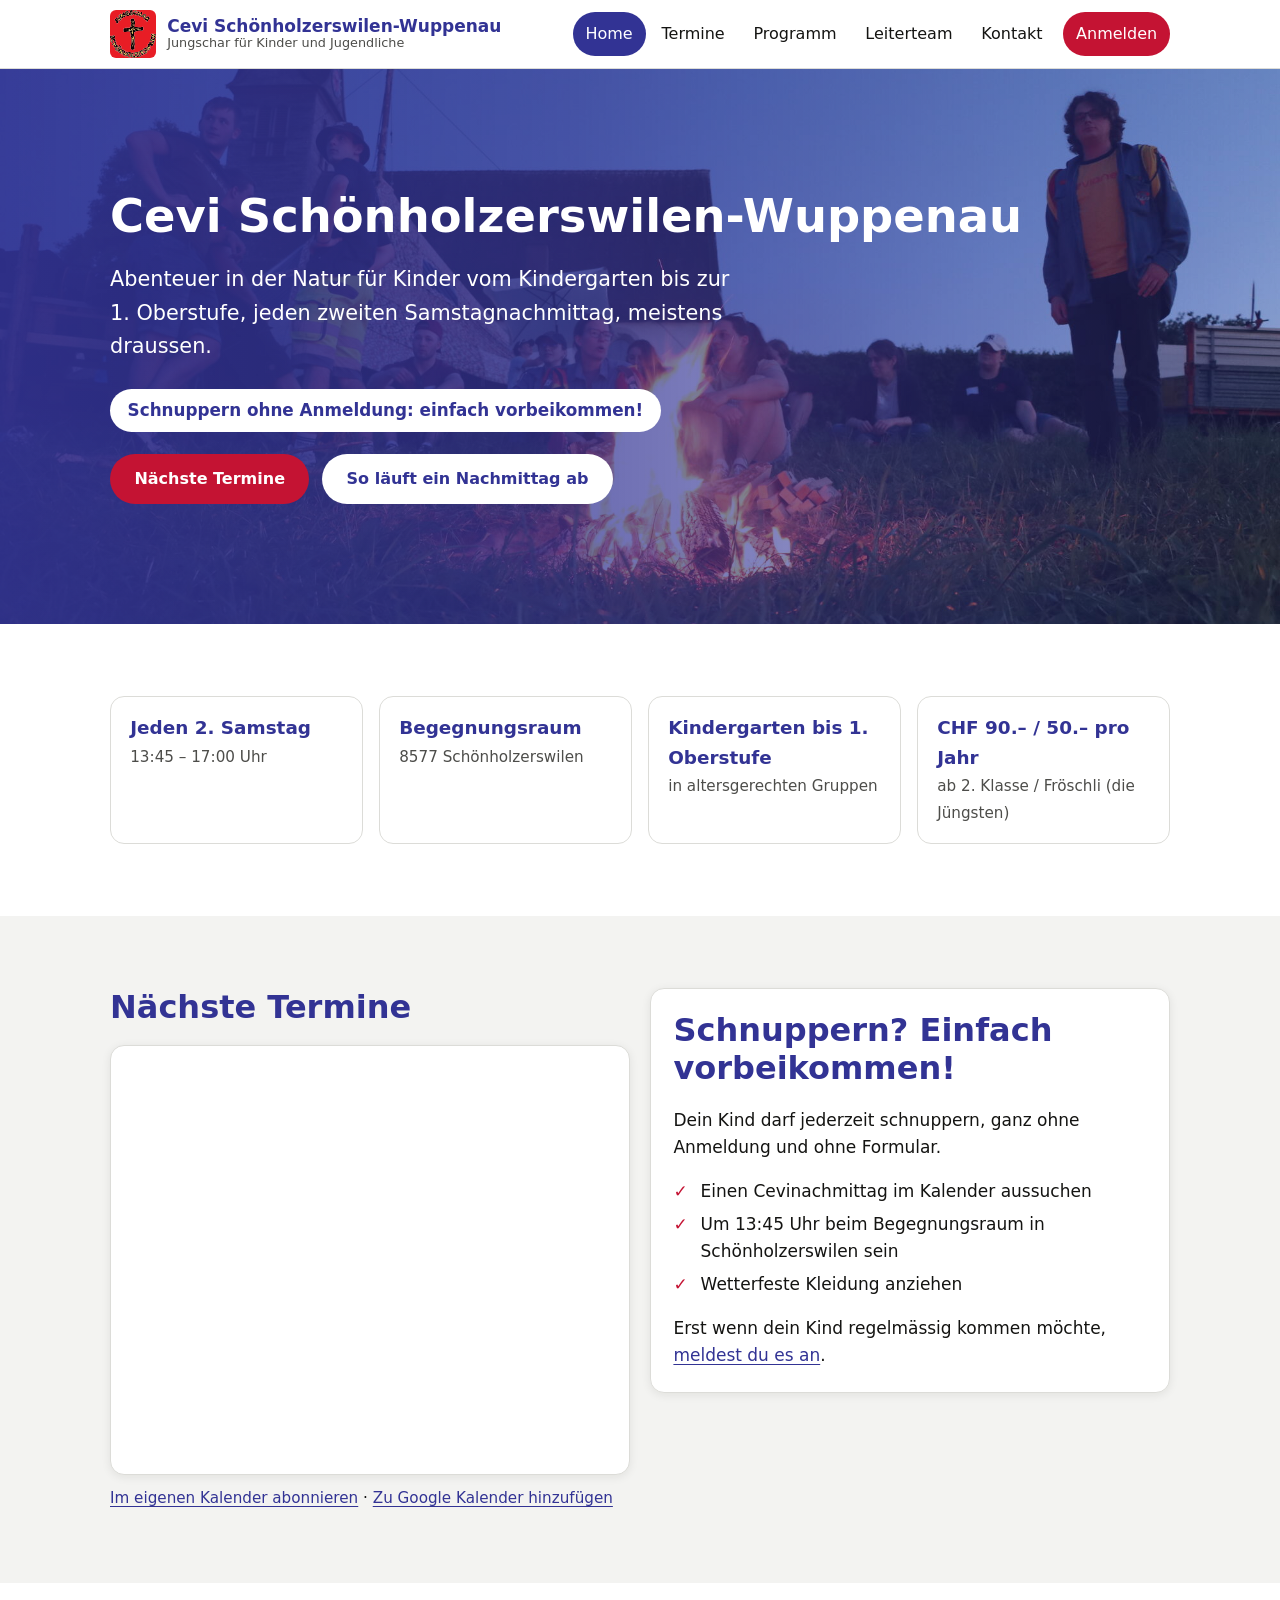
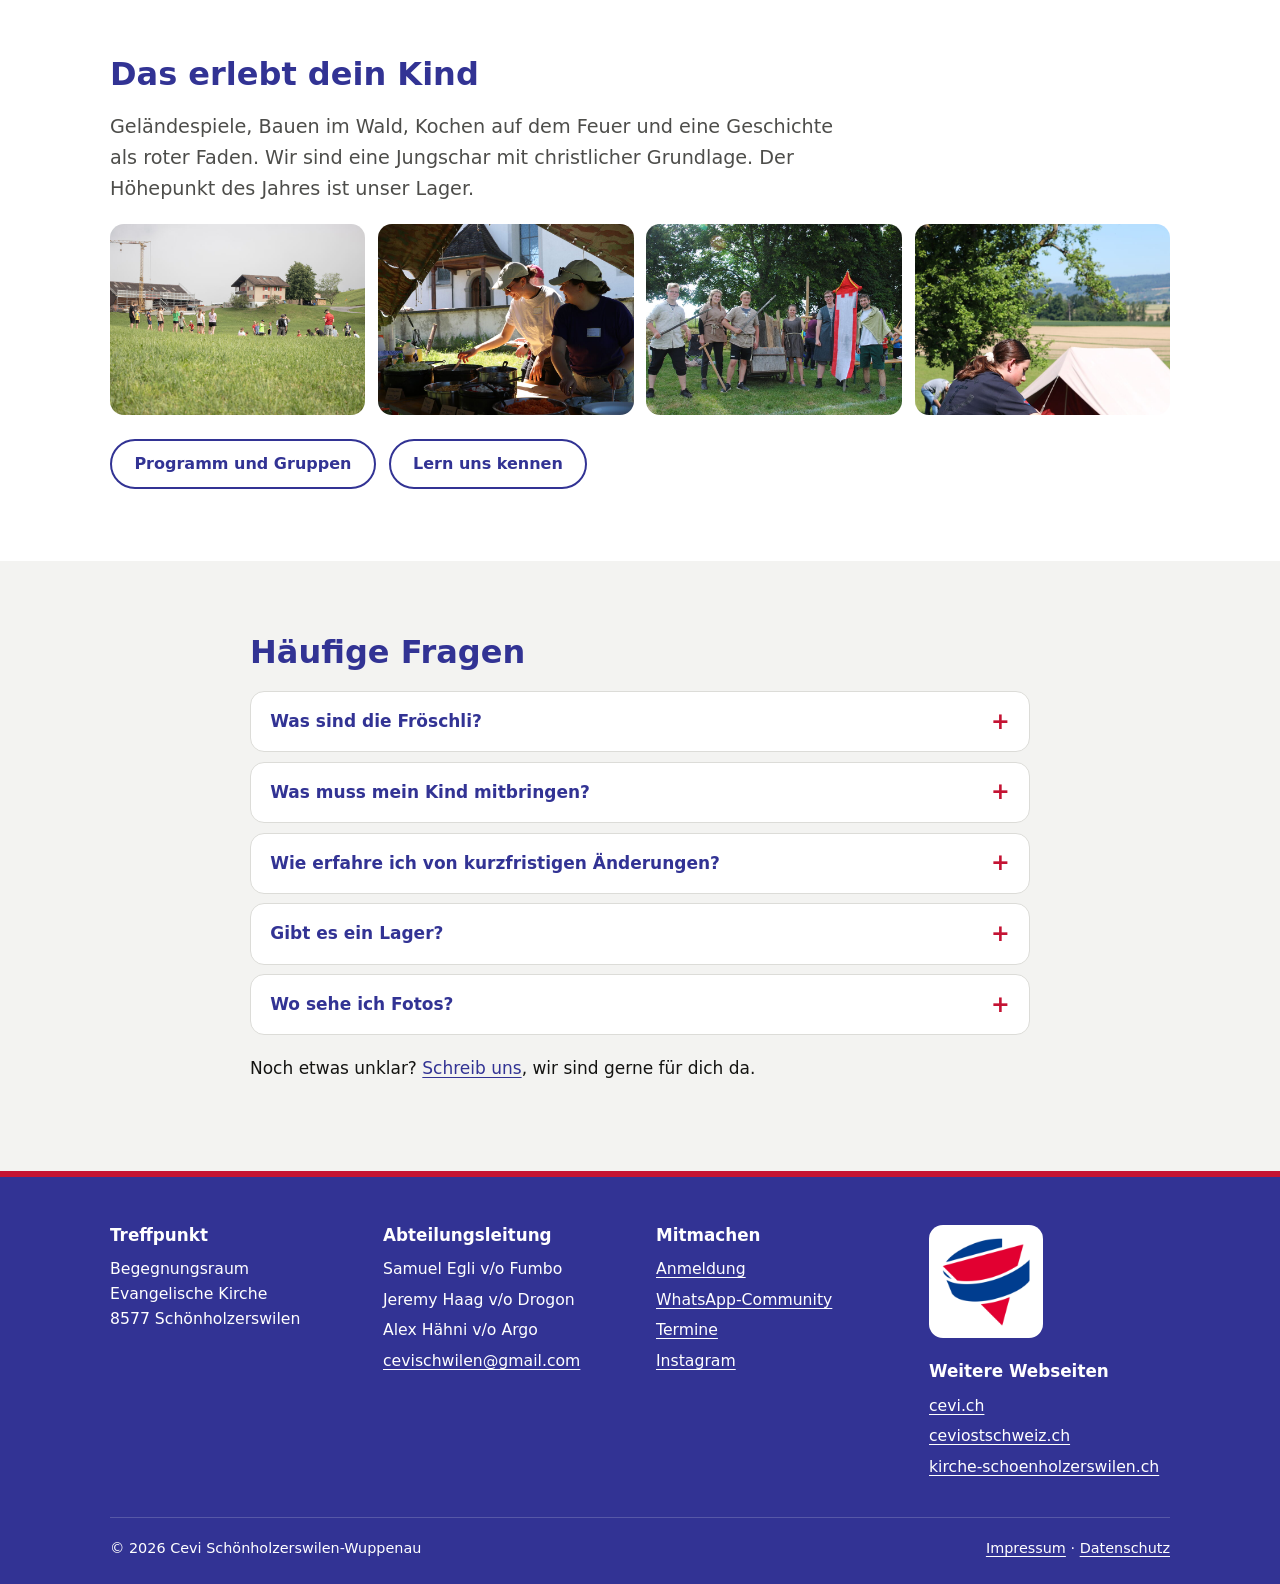
<file: index.html>
<!DOCTYPE html>
<html lang="de-CH">
<head>
<meta charset="utf-8">
<meta name="viewport" content="width=device-width, initial-scale=1">
<title>Cevi Schönholzerswilen-Wuppenau – Jungschar für Kinder</title>
<meta name="description" content="Jungschar für Kinder vom Kindergarten bis zur 1. Oberstufe, jeden zweiten Samstagnachmittag in Schönholzerswilen. Schnuppern ohne Anmeldung.">
<meta property="og:site_name" content="Cevi Schönholzerswilen-Wuppenau">
<meta property="og:title" content="Cevi Schönholzerswilen-Wuppenau – Jungschar für Kinder">
<meta property="og:description" content="Jungschar für Kinder vom Kindergarten bis zur 1. Oberstufe, jeden zweiten Samstagnachmittag in Schönholzerswilen. Schnuppern ohne Anmeldung.">
<meta property="og:type" content="website">
<meta name="theme-color" content="#323394">
<link rel="icon" type="image/png" href="bilder/favicon.png">
<link rel="stylesheet" href="css/style.css?v=5">
</head>
<body>
<a class="skip-link" href="#inhalt">Zum Inhalt springen</a>
<header class="site-header">
  <div class="container header-inner">
    <a class="brand" href="index.html">
      <img src="bilder/logo.svg" alt="" width="46" height="48">
      <span>Cevi Schönholzerswilen-Wuppenau<small>Jungschar für Kinder und Jugendliche</small></span>
    </a>
    <button class="nav-toggle" type="button" aria-expanded="false" aria-controls="site-nav" aria-label="Menü öffnen oder schliessen"><span></span></button>
    <nav class="site-nav" id="site-nav" aria-label="Hauptnavigation">
      <ul><li><a href="index.html" aria-current="page">Home</a></li><li><a href="daten-und-orte.html">Termine</a></li><li><a href="programm.html">Programm</a></li><li><a href="leiterteam.html">Leiterteam</a></li><li><a href="kontakt.html">Kontakt</a></li><li><a class="nav-cta" href="anmeldung.html">Anmelden</a></li></ul>
    </nav>
  </div>
</header>

<main id="inhalt">
<section class="hero">
  <div class="container">
    <h1>Cevi Schönholzerswilen-Wuppenau</h1>
    <p>Abenteuer in der Natur für Kinder vom Kindergarten bis zur 1. Oberstufe, jeden zweiten Samstagnachmittag, meistens draussen.</p>
    <p class="hero-badge">Schnuppern ohne Anmeldung: einfach vorbeikommen!</p>
    <div class="btn-row">
      <a class="btn btn-primary" href="#termine">Nächste Termine</a>
      <a class="btn btn-light" href="programm.html">So läuft ein Nachmittag ab</a>
    </div>
  </div>
</section>

<section class="section">
  <div class="container">
    <ul class="facts">
      <li><strong>Jeden 2. Samstag</strong><span>13:45 – 17:00 Uhr</span></li>
      <li><strong>Begegnungsraum</strong><span>8577 Schönholzerswilen</span></li>
      <li><strong>Kindergarten bis 1. Oberstufe</strong><span>in altersgerechten Gruppen</span></li>
      <li><strong>CHF 90.– / 50.– pro Jahr</strong><span>ab 2. Klasse / Fröschli (die Jüngsten)</span></li>
    </ul>
  </div>
</section>

<section class="section section-alt" id="termine">
  <div class="container grid grid-2">
    <div>
      <h2>Nächste Termine</h2>
      <div class="kalender" style="--h:430px">
        <iframe src="https://calendar.google.com/calendar/embed?src=e7435602adfb3c310f453dc6d6e5062e9f4d545d1b89245a985169646815cd23%40group.calendar.google.com&amp;ctz=Europe%2FZurich&amp;hl=de&amp;wkst=2&amp;showTitle=0&amp;showPrint=0&amp;showTabs=0&amp;showCalendars=0&amp;showTz=0&amp;showNav=1&amp;showDate=1&amp;mode=AGENDA" title="Kalender mit den Terminen des Cevi Schönholzerswilen-Wuppenau" loading="lazy"></iframe>
      </div>
      <p class="kalender-links"><a href="webcal://calendar.google.com/calendar/ical/e7435602adfb3c310f453dc6d6e5062e9f4d545d1b89245a985169646815cd23%40group.calendar.google.com/public/basic.ics">Im eigenen Kalender abonnieren</a> · <a href="https://calendar.google.com/calendar/render?cid=e7435602adfb3c310f453dc6d6e5062e9f4d545d1b89245a985169646815cd23%40group.calendar.google.com" rel="noopener">Zu Google Kalender hinzufügen</a></p>
    </div>
    <div class="card schnuppern">
      <h2>Schnuppern? Einfach vorbeikommen!</h2>
      <p>Dein Kind darf jederzeit schnuppern, ganz ohne Anmeldung und ohne Formular.</p>
      <ul class="checklist">
        <li>Einen Cevinachmittag im Kalender aussuchen</li>
        <li>Um 13:45 Uhr beim Begegnungsraum in Schönholzerswilen sein</li>
        <li>Wetterfeste Kleidung anziehen</li>
      </ul>
      <p>Erst wenn dein Kind regelmässig kommen möchte, <a href="anmeldung.html">meldest du es an</a>.</p>
    </div>
  </div>
</section>

<section class="section">
  <div class="container">
    <h2>Das erlebt dein Kind</h2>
    <p class="lead">Geländespiele, Bauen im Wald, Kochen auf dem Feuer und eine Geschichte als roter Faden. Wir sind eine Jungschar mit christlicher Grundlage. Der Höhepunkt des Jahres ist unser Lager.</p>
    <div class="fotos">
      <img src="bilder/spiel.jpg" alt="Geländespiel auf einer grossen Wiese, die Gruppe ist aus der Ferne zu sehen" width="900" height="675" loading="lazy">
      <img src="bilder/kochen.jpg" alt="Zwei Leiterinnen kochen in der Lagerküche unter einem Zeltdach" width="900" height="675" loading="lazy">
      <img src="bilder/theater.jpg" alt="Leiterinnen und Leiter in Ritterkostümen bei einem Lagertheater" width="900" height="675" loading="lazy">
      <img src="bilder/zelt.jpg" alt="Eine Leiterin schlägt auf der Lagerwiese einen Hering ein, dahinter ein Zelt" width="900" height="675" loading="lazy">
    </div>
    <div class="btn-row" style="margin-top:1.5rem">
      <a class="btn btn-outline" href="programm.html">Programm und Gruppen</a>
      <a class="btn btn-outline" href="leiterteam.html">Lern uns kennen</a>
    </div>
  </div>
</section>

<section class="section section-alt">
  <div class="container" style="max-width:820px">
    <h2>Häufige Fragen</h2>
    <details class="faq"><summary>Was sind die Fröschli?</summary><p>Die Fröschli sind unsere Jüngsten: Kinder vom 1. Kindergarten bis zur 1. Klasse. Sie treffen sich einmal im Monat zu einem eigenen Programm, entdecken den Wald, essen gemeinsam Zvieri und hören eine Geschichte. Ab der 2. Klasse wechseln sie in eine der grösseren Gruppen, die sich alle zwei Wochen treffen.</p></details>
    <details class="faq"><summary>Was muss mein Kind mitbringen?</summary><p>Wetterfeste Kleidung, da das Programm meistens draussen stattfindet, und eventuell ein Sackmesser.</p></details>
    <details class="faq"><summary>Wie erfahre ich von kurzfristigen Änderungen?</summary><p>Am schnellsten über unsere <a href="https://chat.whatsapp.com/JTQDPzQR4R84HKKHf14DCH" rel="noopener">WhatsApp-Community</a>. Alle Termine findest du zudem im Kalender auf dieser Website.</p></details>
    <details class="faq"><summary>Gibt es ein Lager?</summary><p>Ja, einmal im Jahr, im Zelt oder in einem Lagerhaus. Datum und Infos findest du im Kalender und in der WhatsApp-Community.</p></details>
    <details class="faq"><summary>Wo sehe ich Fotos?</summary><p>Hier auf der Website zeigen wir nur eine kleine Auswahl und keine Bilder, auf denen Kinder ohne Einwilligung der Eltern erkennbar sind. Alle Lagerfotos sind Eltern und Leitenden vorbehalten. Melde dich bei uns, dann erhältst du den Zugang: <a href="kontakt.html">zum Kontakt</a>.</p></details>
    <p style="margin-top:1.2rem">Noch etwas unklar? <a href="kontakt.html">Schreib uns</a>, wir sind gerne für dich da.</p>
  </div>
</section>
</main>

<footer class="site-footer">
  <div class="container">
    <div class="footer-grid">
      <div>
        <h2>Treffpunkt</h2>
        <p>Begegnungsraum<br>Evangelische Kirche<br>8577 Schönholzerswilen</p>
      </div>
      <div>
        <h2>Abteilungsleitung</h2>
        <ul>
          <li>Samuel Egli v/o Fumbo</li>
          <li>Jeremy Haag v/o Drogon</li>
          <li>Alex Hähni v/o Argo</li>
        </ul>
        <p><a class="mail" data-u="cevischwilen" data-d="gmail.com">cevischwilen(at)gmail.com</a></p>
      </div>
      <div>
        <h2>Mitmachen</h2>
        <ul>
          <li><a href="anmeldung.html">Anmeldung</a></li>
          <li><a href="https://chat.whatsapp.com/JTQDPzQR4R84HKKHf14DCH" rel="noopener">WhatsApp-Community</a></li>
          <li><a href="daten-und-orte.html">Termine</a></li>
          <li><a href="https://www.instagram.com/cevi_schwile/" rel="noopener">Instagram</a></li>
        </ul>
      </div>
      <div>
        <a class="cevi-logo" href="https://cevi.ch" rel="noopener"><img src="bilder/cevi-schweiz.png" alt="Cevi Schweiz" width="88" height="88"></a>
        <h2>Weitere Webseiten</h2>
        <ul>
          <li><a href="https://cevi.ch" rel="noopener">cevi.ch</a></li>
          <li><a href="https://ceviostschweiz.ch" rel="noopener">ceviostschweiz.ch</a></li>
          <li><a href="https://kirche-schoenholzerswilen.ch" rel="noopener">kirche-schoenholzerswilen.ch</a></li>
        </ul>
      </div>
    </div>
    <div class="footer-bottom">
      <span>© <span id="jahr">2026</span> Cevi Schönholzerswilen-Wuppenau</span>
      <span><a href="impressum.html">Impressum</a> · <a href="datenschutz.html">Datenschutz</a></span>
    </div>
  </div>
</footer>
<script src="js/main.js?v=5"></script>
</body>
</html>
</file>
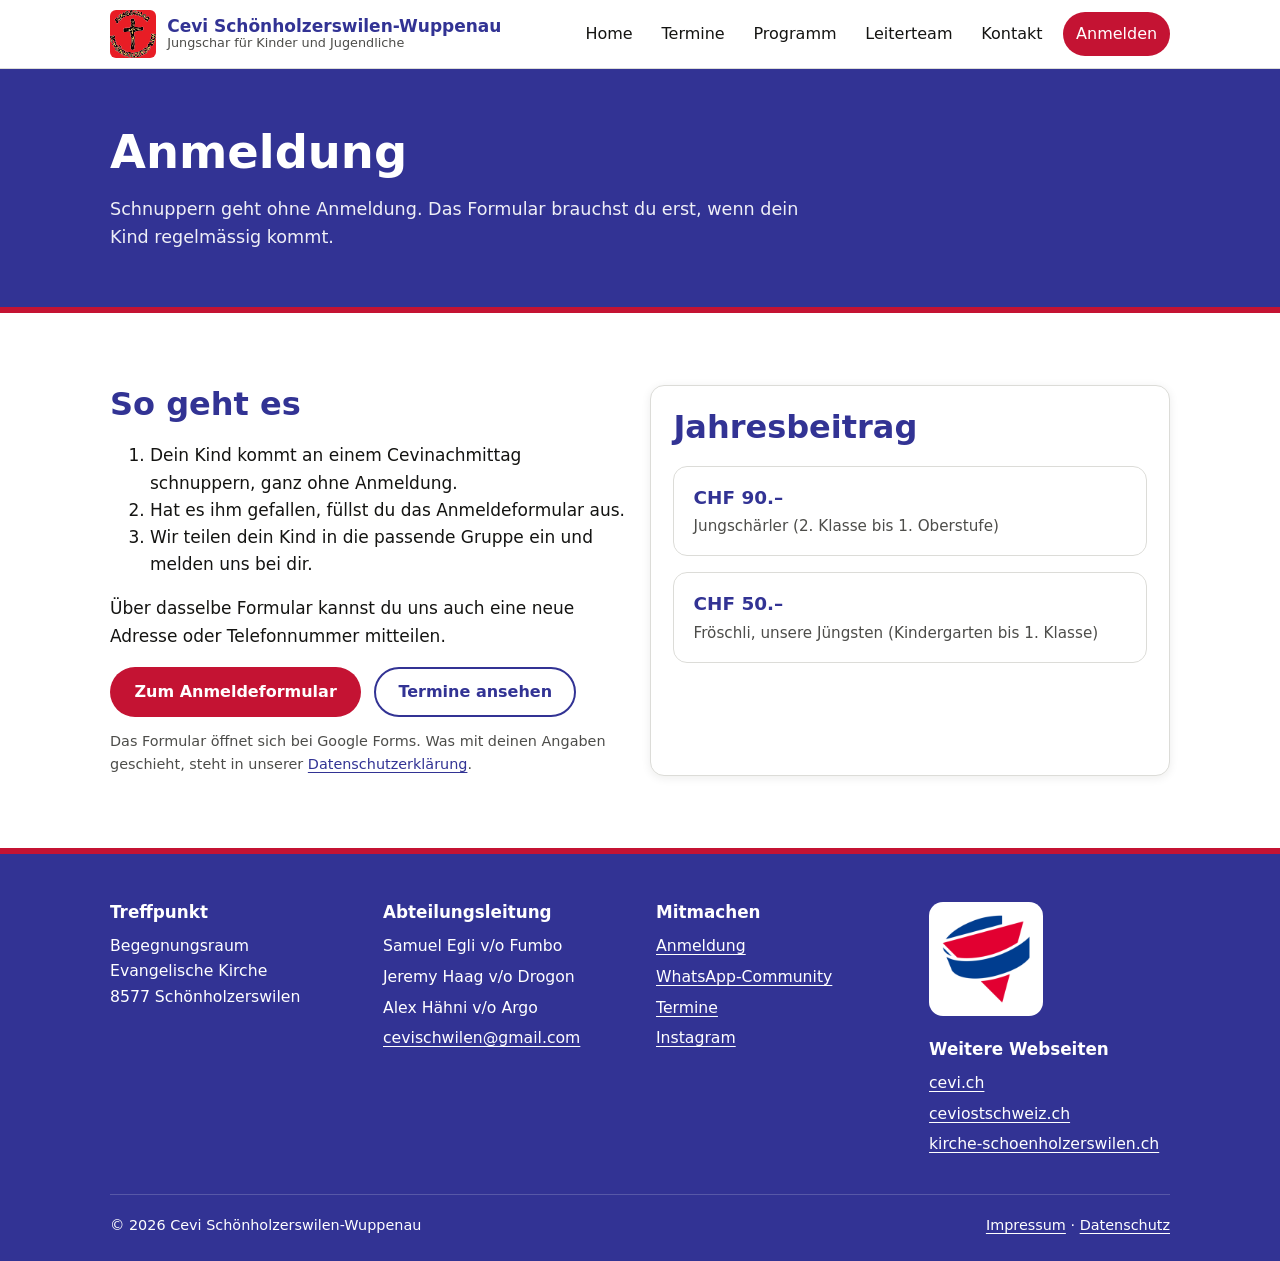
<file: anmeldeformular.html>
<!DOCTYPE html>
<html lang="de-CH">
<head>
<meta charset="utf-8">
<title>Weiterleitung | Cevi Schönholzerswilen-Wuppenau</title>
<meta name="robots" content="noindex">
<link rel="canonical" href="anmeldung.html">
<meta http-equiv="refresh" content="0; url=anmeldung.html">
</head>
<body>
<p>Diese Seite ist umgezogen: <a href="anmeldung.html">hier geht es weiter</a>.</p>
</body>
</html>
</file>
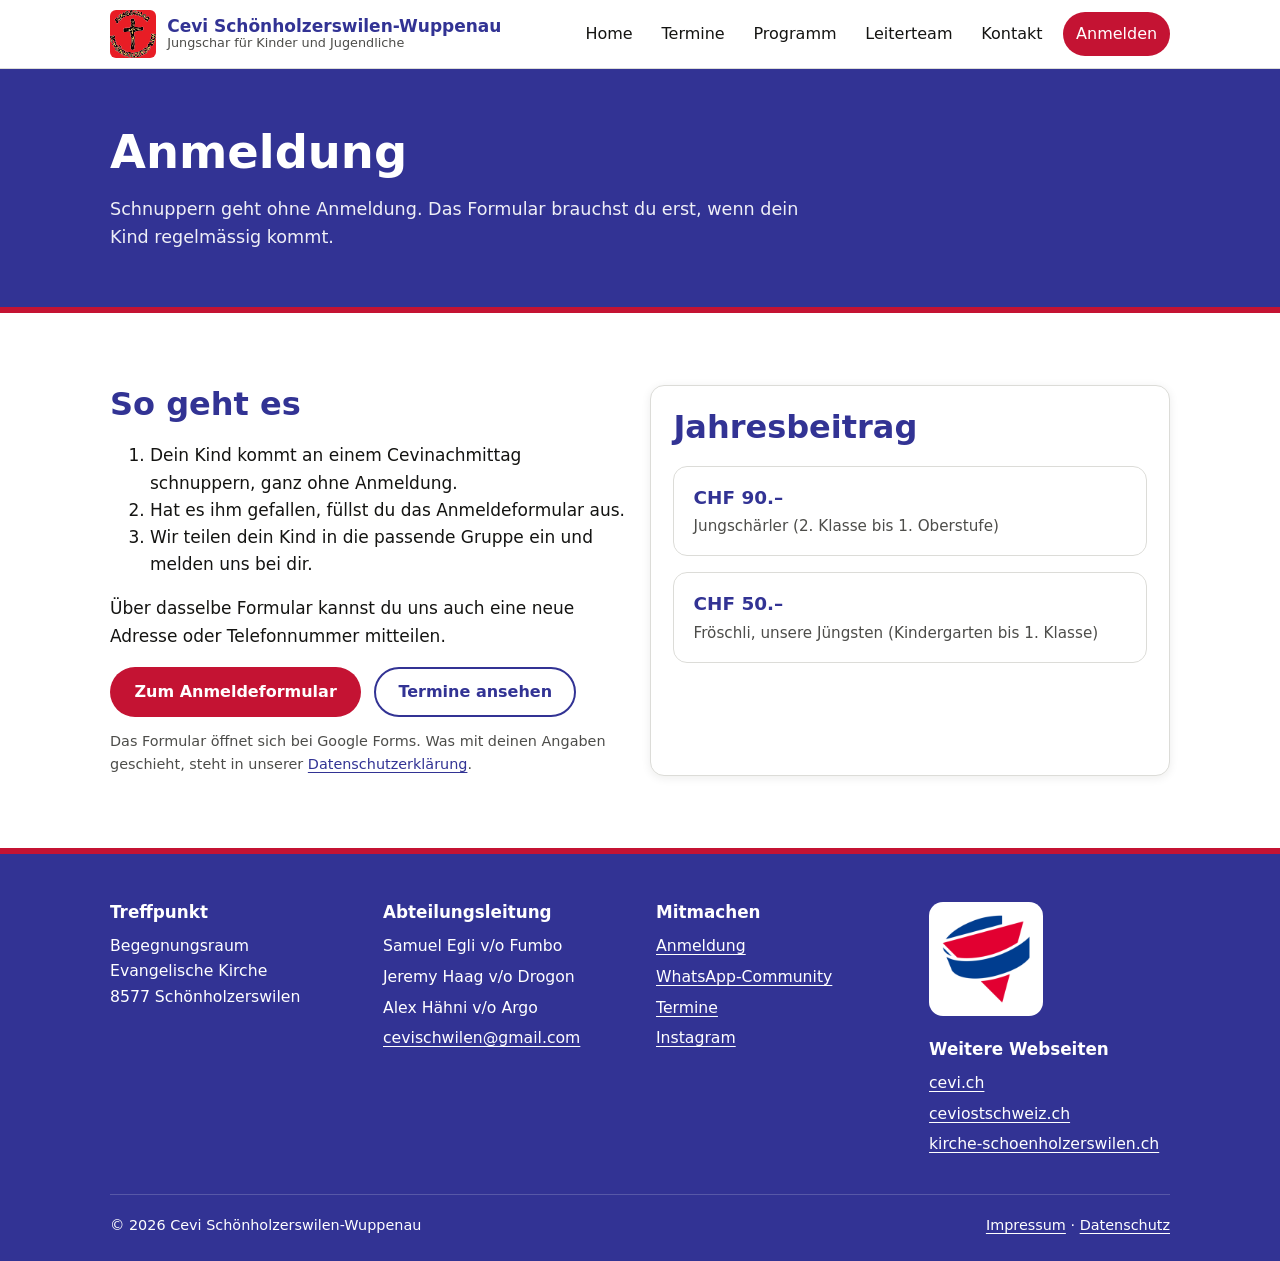
<file: anmeldung.html>
<!DOCTYPE html>
<html lang="de-CH">
<head>
<meta charset="utf-8">
<meta name="viewport" content="width=device-width, initial-scale=1">
<title>Anmeldung | Cevi Schönholzerswilen-Wuppenau</title>
<meta name="description" content="Kind für die Cevi Schönholzerswilen-Wuppenau anmelden. Jahresbeitrag und Anmeldeformular.">
<meta property="og:site_name" content="Cevi Schönholzerswilen-Wuppenau">
<meta property="og:title" content="Anmeldung | Cevi Schönholzerswilen-Wuppenau">
<meta property="og:description" content="Kind für die Cevi Schönholzerswilen-Wuppenau anmelden. Jahresbeitrag und Anmeldeformular.">
<meta property="og:type" content="website">
<meta name="theme-color" content="#323394">
<link rel="icon" type="image/png" href="bilder/favicon.png">
<link rel="stylesheet" href="css/style.css?v=5">
</head>
<body>
<a class="skip-link" href="#inhalt">Zum Inhalt springen</a>
<header class="site-header">
  <div class="container header-inner">
    <a class="brand" href="index.html">
      <img src="bilder/logo.svg" alt="" width="46" height="48">
      <span>Cevi Schönholzerswilen-Wuppenau<small>Jungschar für Kinder und Jugendliche</small></span>
    </a>
    <button class="nav-toggle" type="button" aria-expanded="false" aria-controls="site-nav" aria-label="Menü öffnen oder schliessen"><span></span></button>
    <nav class="site-nav" id="site-nav" aria-label="Hauptnavigation">
      <ul><li><a href="index.html">Home</a></li><li><a href="daten-und-orte.html">Termine</a></li><li><a href="programm.html">Programm</a></li><li><a href="leiterteam.html">Leiterteam</a></li><li><a href="kontakt.html">Kontakt</a></li><li><a class="nav-cta" href="anmeldung.html" aria-current="page">Anmelden</a></li></ul>
    </nav>
  </div>
</header>

<main id="inhalt">
<section class="page-head"><div class="container"><h1>Anmeldung</h1><p>Schnuppern geht ohne Anmeldung. Das Formular brauchst du erst, wenn dein Kind regelmässig kommt.</p></div></section>
<section class="section">
  <div class="container grid grid-2">
    <div>
      <h2>So geht es</h2>
      <ol>
        <li>Dein Kind kommt an einem Cevinachmittag schnuppern, ganz ohne Anmeldung.</li>
        <li>Hat es ihm gefallen, füllst du das Anmeldeformular aus.</li>
        <li>Wir teilen dein Kind in die passende Gruppe ein und melden uns bei dir.</li>
      </ol>
      <p>Über dasselbe Formular kannst du uns auch eine neue Adresse oder Telefonnummer mitteilen.</p>
      <div class="btn-row">
        <a class="btn btn-primary" href="https://forms.gle/rAoHMC4zE2j1EhZ17" rel="noopener">Zum Anmeldeformular</a>
        <a class="btn btn-outline" href="daten-und-orte.html">Termine ansehen</a>
      </div>
      <p class="form-note" style="margin-top:.8rem">Das Formular öffnet sich bei Google Forms. Was mit deinen Angaben geschieht, steht in unserer <a href="datenschutz.html">Datenschutzerklärung</a>.</p>
    </div>
    <div class="card">
      <h2>Jahresbeitrag</h2>
      <ul class="facts" style="grid-template-columns:1fr">
        <li><strong>CHF 90.–</strong><span>Jungschärler (2. Klasse bis 1. Oberstufe)</span></li>
        <li><strong>CHF 50.–</strong><span>Fröschli, unsere Jüngsten (Kindergarten bis 1. Klasse)</span></li>
      </ul>
    </div>
  </div>
</section>
</main>

<footer class="site-footer">
  <div class="container">
    <div class="footer-grid">
      <div>
        <h2>Treffpunkt</h2>
        <p>Begegnungsraum<br>Evangelische Kirche<br>8577 Schönholzerswilen</p>
      </div>
      <div>
        <h2>Abteilungsleitung</h2>
        <ul>
          <li>Samuel Egli v/o Fumbo</li>
          <li>Jeremy Haag v/o Drogon</li>
          <li>Alex Hähni v/o Argo</li>
        </ul>
        <p><a class="mail" data-u="cevischwilen" data-d="gmail.com">cevischwilen(at)gmail.com</a></p>
      </div>
      <div>
        <h2>Mitmachen</h2>
        <ul>
          <li><a href="anmeldung.html">Anmeldung</a></li>
          <li><a href="https://chat.whatsapp.com/JTQDPzQR4R84HKKHf14DCH" rel="noopener">WhatsApp-Community</a></li>
          <li><a href="daten-und-orte.html">Termine</a></li>
          <li><a href="https://www.instagram.com/cevi_schwile/" rel="noopener">Instagram</a></li>
        </ul>
      </div>
      <div>
        <a class="cevi-logo" href="https://cevi.ch" rel="noopener"><img src="bilder/cevi-schweiz.png" alt="Cevi Schweiz" width="88" height="88"></a>
        <h2>Weitere Webseiten</h2>
        <ul>
          <li><a href="https://cevi.ch" rel="noopener">cevi.ch</a></li>
          <li><a href="https://ceviostschweiz.ch" rel="noopener">ceviostschweiz.ch</a></li>
          <li><a href="https://kirche-schoenholzerswilen.ch" rel="noopener">kirche-schoenholzerswilen.ch</a></li>
        </ul>
      </div>
    </div>
    <div class="footer-bottom">
      <span>© <span id="jahr">2026</span> Cevi Schönholzerswilen-Wuppenau</span>
      <span><a href="impressum.html">Impressum</a> · <a href="datenschutz.html">Datenschutz</a></span>
    </div>
  </div>
</footer>
<script src="js/main.js?v=5"></script>
</body>
</html>
</file>
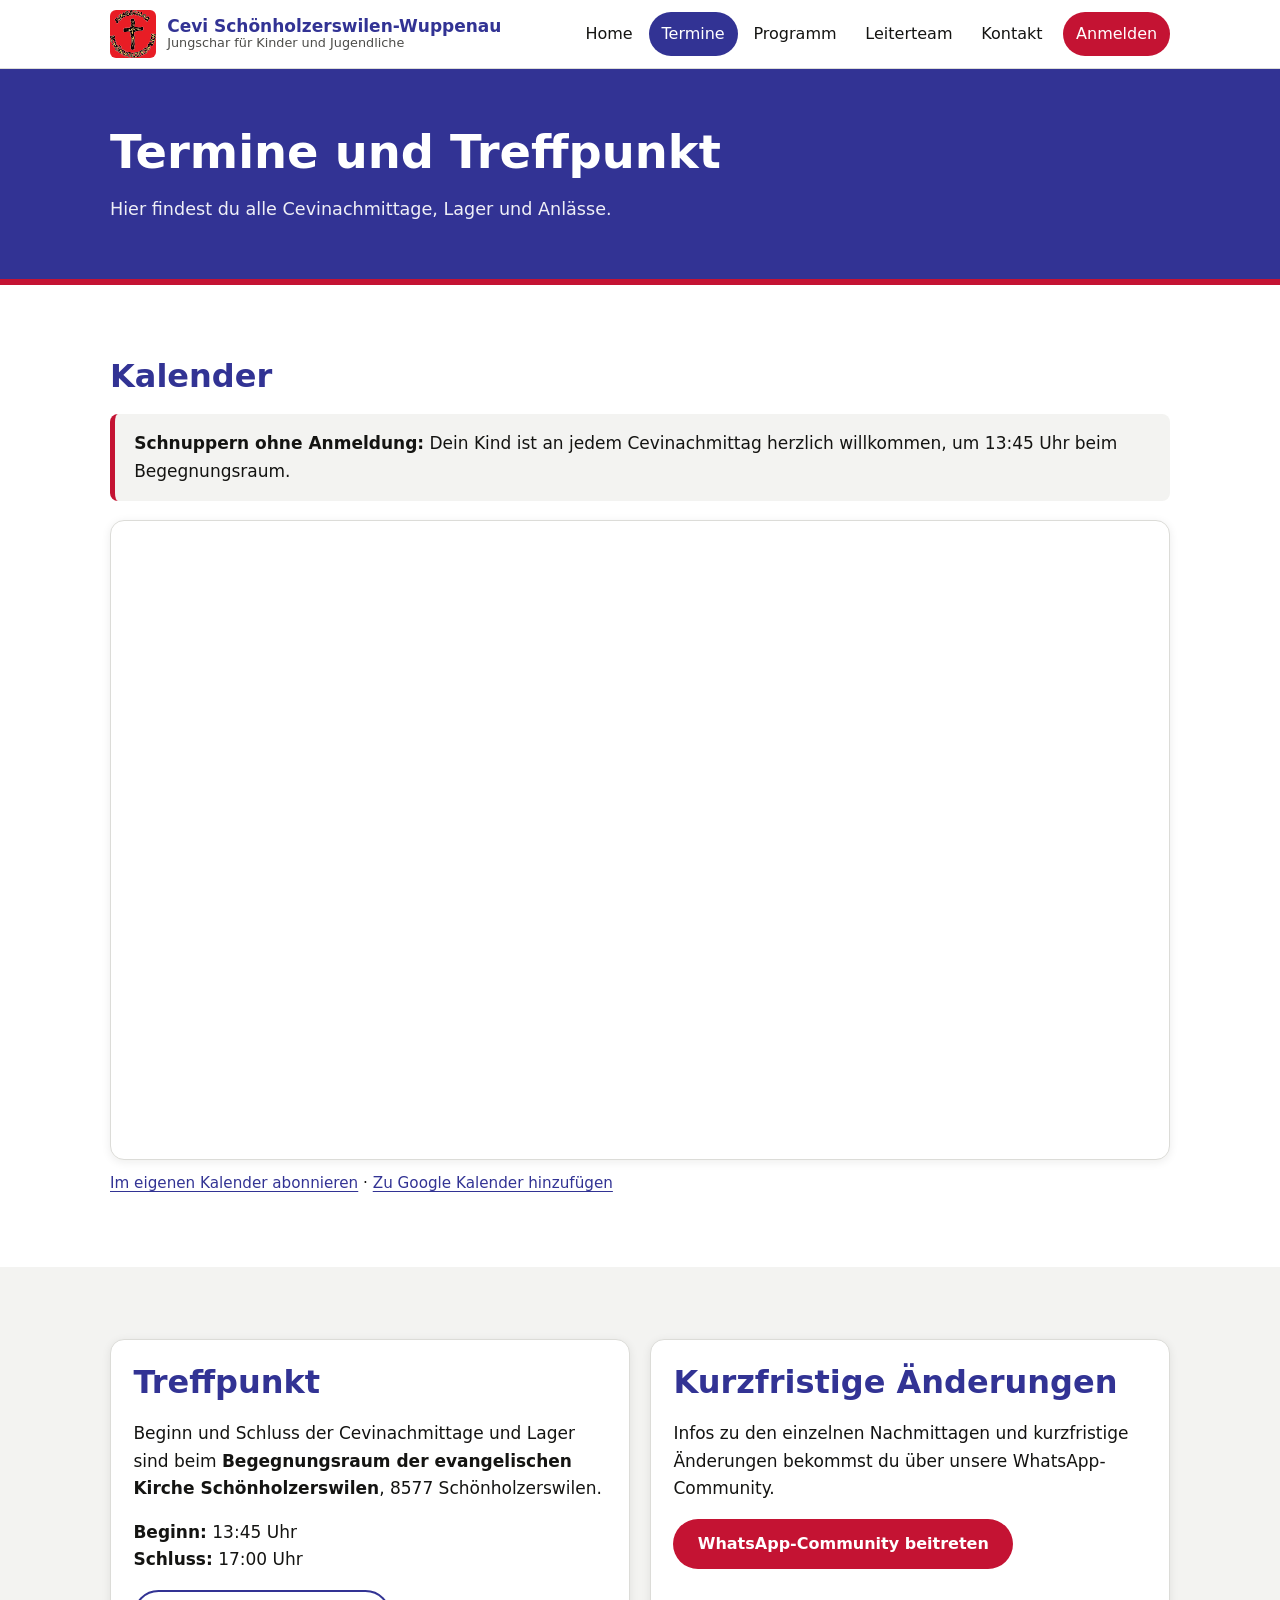
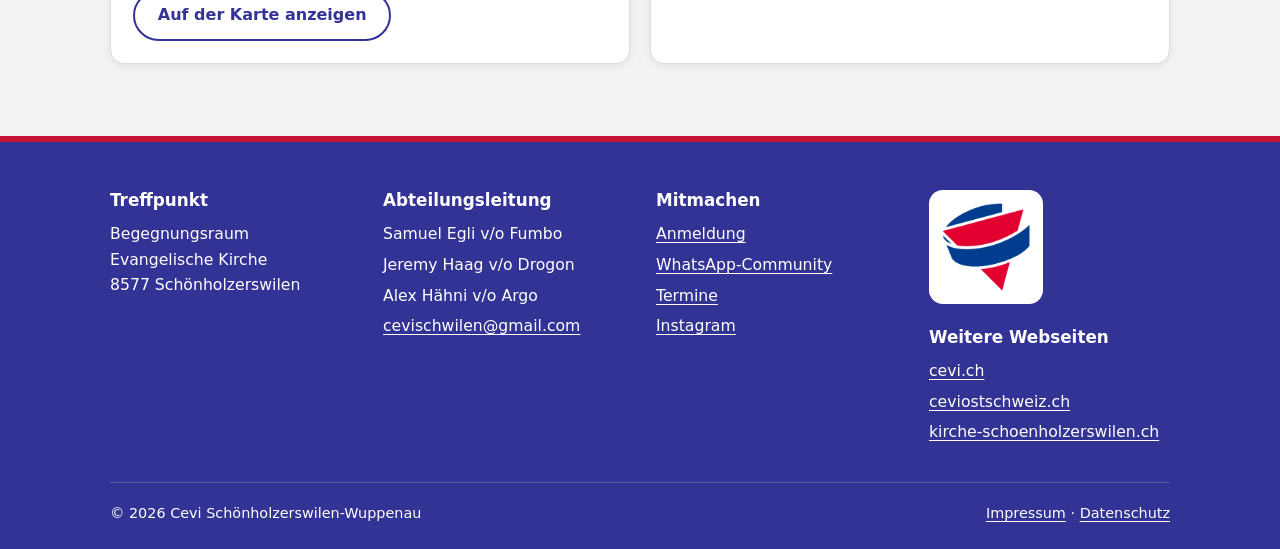
<file: daten-und-orte.html>
<!DOCTYPE html>
<html lang="de-CH">
<head>
<meta charset="utf-8">
<meta name="viewport" content="width=device-width, initial-scale=1">
<title>Termine und Treffpunkt | Cevi Schönholzerswilen-Wuppenau</title>
<meta name="description" content="Alle Termine der Cevinachmittage und Lager im Kalender sowie der Treffpunkt in Schönholzerswilen.">
<meta property="og:site_name" content="Cevi Schönholzerswilen-Wuppenau">
<meta property="og:title" content="Termine und Treffpunkt | Cevi Schönholzerswilen-Wuppenau">
<meta property="og:description" content="Alle Termine der Cevinachmittage und Lager im Kalender sowie der Treffpunkt in Schönholzerswilen.">
<meta property="og:type" content="website">
<meta name="theme-color" content="#323394">
<link rel="icon" type="image/png" href="bilder/favicon.png">
<link rel="stylesheet" href="css/style.css?v=5">
</head>
<body>
<a class="skip-link" href="#inhalt">Zum Inhalt springen</a>
<header class="site-header">
  <div class="container header-inner">
    <a class="brand" href="index.html">
      <img src="bilder/logo.svg" alt="" width="46" height="48">
      <span>Cevi Schönholzerswilen-Wuppenau<small>Jungschar für Kinder und Jugendliche</small></span>
    </a>
    <button class="nav-toggle" type="button" aria-expanded="false" aria-controls="site-nav" aria-label="Menü öffnen oder schliessen"><span></span></button>
    <nav class="site-nav" id="site-nav" aria-label="Hauptnavigation">
      <ul><li><a href="index.html">Home</a></li><li><a href="daten-und-orte.html" aria-current="page">Termine</a></li><li><a href="programm.html">Programm</a></li><li><a href="leiterteam.html">Leiterteam</a></li><li><a href="kontakt.html">Kontakt</a></li><li><a class="nav-cta" href="anmeldung.html">Anmelden</a></li></ul>
    </nav>
  </div>
</header>

<main id="inhalt">
<section class="page-head"><div class="container"><h1>Termine und Treffpunkt</h1><p>Hier findest du alle Cevinachmittage, Lager und Anlässe.</p></div></section>
<section class="section">
  <div class="container">
    <h2>Kalender</h2>
    <p class="hinweis"><strong>Schnuppern ohne Anmeldung:</strong> Dein Kind ist an jedem Cevinachmittag herzlich willkommen, um 13:45 Uhr beim Begegnungsraum.</p>
    <div class="kalender" style="--h:640px">
        <iframe src="https://calendar.google.com/calendar/embed?src=e7435602adfb3c310f453dc6d6e5062e9f4d545d1b89245a985169646815cd23%40group.calendar.google.com&amp;ctz=Europe%2FZurich&amp;hl=de&amp;wkst=2&amp;showTitle=0&amp;showPrint=0&amp;showTabs=0&amp;showCalendars=0&amp;showTz=0&amp;showNav=1&amp;showDate=1&amp;mode=AGENDA" data-monat="https://calendar.google.com/calendar/embed?src=e7435602adfb3c310f453dc6d6e5062e9f4d545d1b89245a985169646815cd23%40group.calendar.google.com&amp;ctz=Europe%2FZurich&amp;hl=de&amp;wkst=2&amp;showTitle=0&amp;showPrint=0&amp;showTabs=0&amp;showCalendars=0&amp;showTz=0&amp;showNav=1&amp;showDate=1&amp;mode=MONTH" title="Kalender mit den Terminen des Cevi Schönholzerswilen-Wuppenau" loading="lazy"></iframe>
      </div>
      <p class="kalender-links"><a href="webcal://calendar.google.com/calendar/ical/e7435602adfb3c310f453dc6d6e5062e9f4d545d1b89245a985169646815cd23%40group.calendar.google.com/public/basic.ics">Im eigenen Kalender abonnieren</a> · <a href="https://calendar.google.com/calendar/render?cid=e7435602adfb3c310f453dc6d6e5062e9f4d545d1b89245a985169646815cd23%40group.calendar.google.com" rel="noopener">Zu Google Kalender hinzufügen</a></p>
  </div>
</section>
<section class="section section-alt">
  <div class="container grid grid-2">
    <div class="card">
      <h2>Treffpunkt</h2>
      <p>Beginn und Schluss der Cevinachmittage und Lager sind beim <strong>Begegnungsraum der evangelischen Kirche Schönholzerswilen</strong>, 8577 Schönholzerswilen.</p>
      <p><strong>Beginn:</strong> 13:45 Uhr<br><strong>Schluss:</strong> 17:00 Uhr</p>
      <a class="btn btn-outline" href="https://www.google.com/maps/search/?api=1&amp;query=Evangelische+Kirche+Sch%C3%B6nholzerswilen" rel="noopener">Auf der Karte anzeigen</a>
    </div>
    <div class="card">
      <h2>Kurzfristige Änderungen</h2>
      <p>Infos zu den einzelnen Nachmittagen und kurzfristige Änderungen bekommst du über unsere WhatsApp-Community.</p>
      <a class="btn btn-primary" href="https://chat.whatsapp.com/JTQDPzQR4R84HKKHf14DCH" rel="noopener">WhatsApp-Community beitreten</a>
    </div>
  </div>
</section>
</main>

<footer class="site-footer">
  <div class="container">
    <div class="footer-grid">
      <div>
        <h2>Treffpunkt</h2>
        <p>Begegnungsraum<br>Evangelische Kirche<br>8577 Schönholzerswilen</p>
      </div>
      <div>
        <h2>Abteilungsleitung</h2>
        <ul>
          <li>Samuel Egli v/o Fumbo</li>
          <li>Jeremy Haag v/o Drogon</li>
          <li>Alex Hähni v/o Argo</li>
        </ul>
        <p><a class="mail" data-u="cevischwilen" data-d="gmail.com">cevischwilen(at)gmail.com</a></p>
      </div>
      <div>
        <h2>Mitmachen</h2>
        <ul>
          <li><a href="anmeldung.html">Anmeldung</a></li>
          <li><a href="https://chat.whatsapp.com/JTQDPzQR4R84HKKHf14DCH" rel="noopener">WhatsApp-Community</a></li>
          <li><a href="daten-und-orte.html">Termine</a></li>
          <li><a href="https://www.instagram.com/cevi_schwile/" rel="noopener">Instagram</a></li>
        </ul>
      </div>
      <div>
        <a class="cevi-logo" href="https://cevi.ch" rel="noopener"><img src="bilder/cevi-schweiz.png" alt="Cevi Schweiz" width="88" height="88"></a>
        <h2>Weitere Webseiten</h2>
        <ul>
          <li><a href="https://cevi.ch" rel="noopener">cevi.ch</a></li>
          <li><a href="https://ceviostschweiz.ch" rel="noopener">ceviostschweiz.ch</a></li>
          <li><a href="https://kirche-schoenholzerswilen.ch" rel="noopener">kirche-schoenholzerswilen.ch</a></li>
        </ul>
      </div>
    </div>
    <div class="footer-bottom">
      <span>© <span id="jahr">2026</span> Cevi Schönholzerswilen-Wuppenau</span>
      <span><a href="impressum.html">Impressum</a> · <a href="datenschutz.html">Datenschutz</a></span>
    </div>
  </div>
</footer>
<script src="js/main.js?v=5"></script>
</body>
</html>
</file>
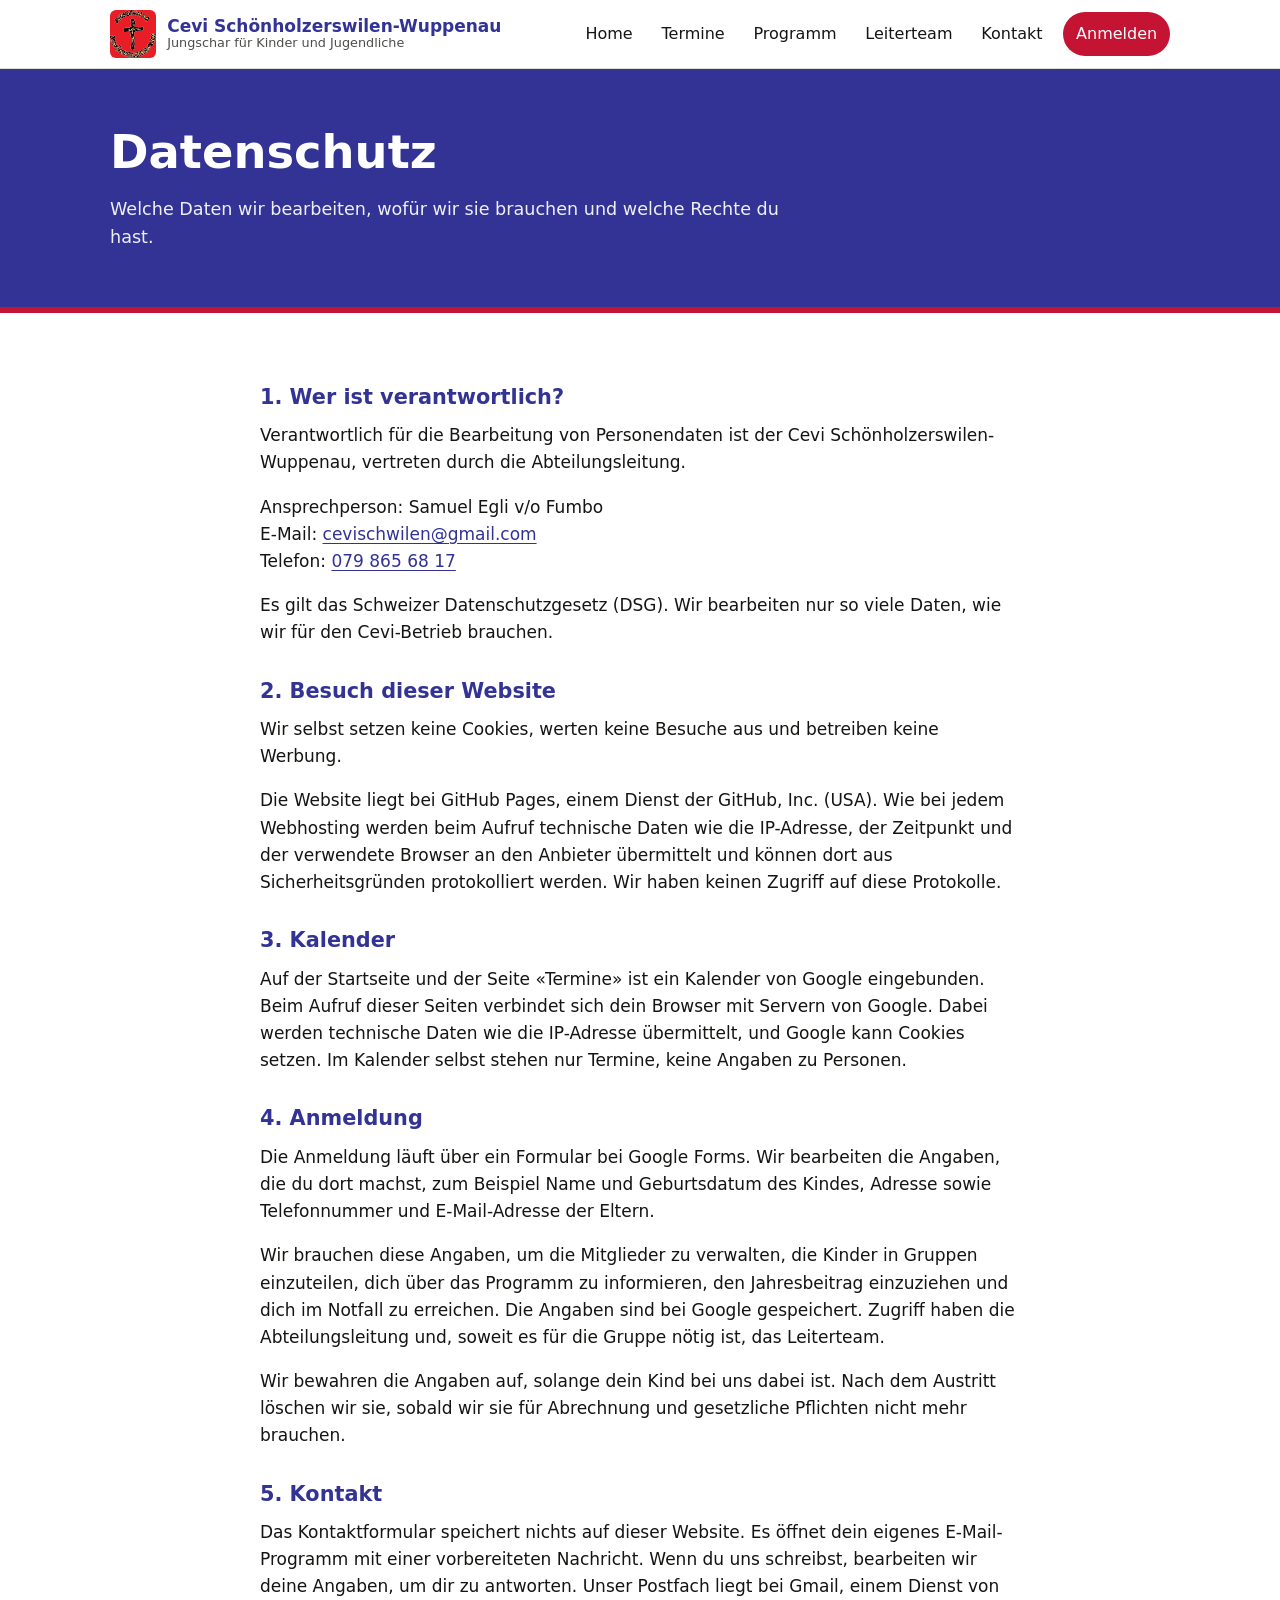
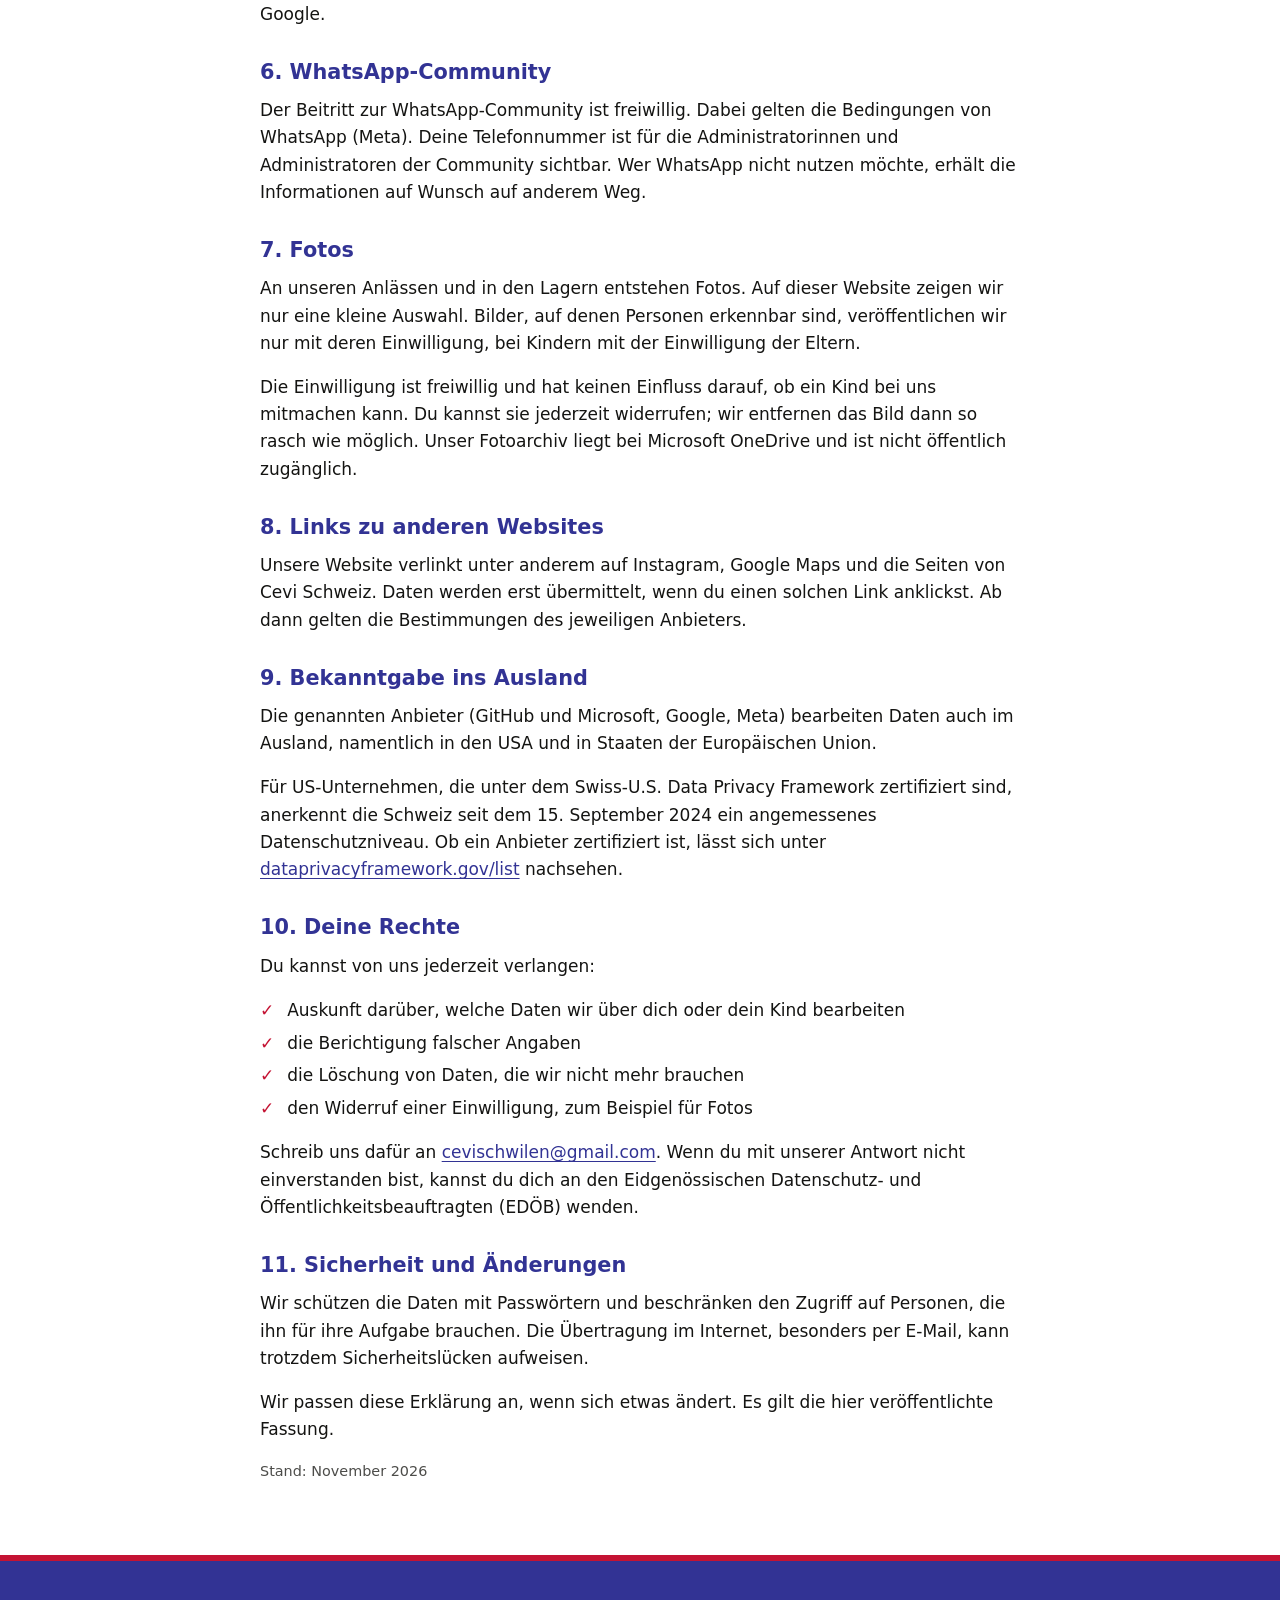
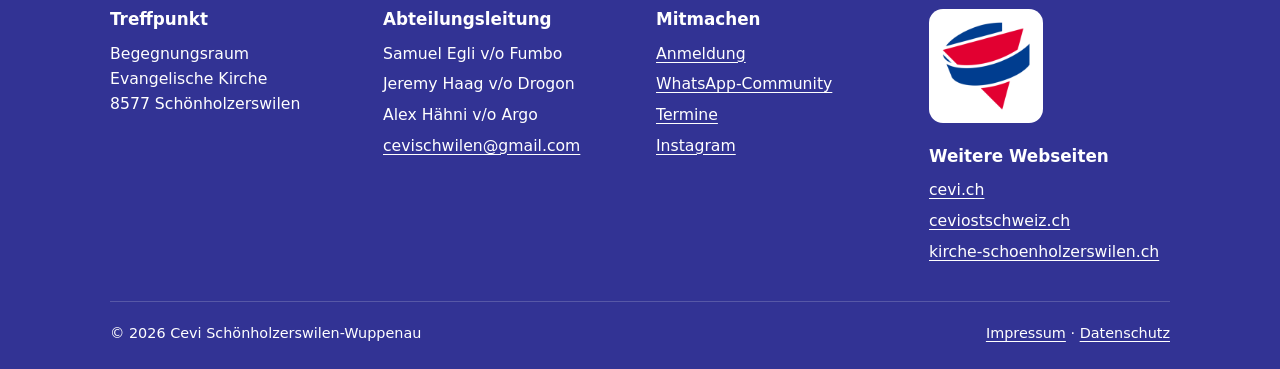
<file: datenschutz.html>
<!DOCTYPE html>
<html lang="de-CH">
<head>
<meta charset="utf-8">
<meta name="viewport" content="width=device-width, initial-scale=1">
<title>Datenschutz | Cevi Schönholzerswilen-Wuppenau</title>
<meta name="description" content="Datenschutzerklärung der Cevi Schönholzerswilen-Wuppenau: welche Daten wir bearbeiten und welche Rechte du hast.">
<meta property="og:site_name" content="Cevi Schönholzerswilen-Wuppenau">
<meta property="og:title" content="Datenschutz | Cevi Schönholzerswilen-Wuppenau">
<meta property="og:description" content="Datenschutzerklärung der Cevi Schönholzerswilen-Wuppenau: welche Daten wir bearbeiten und welche Rechte du hast.">
<meta property="og:type" content="website">
<meta name="theme-color" content="#323394">
<link rel="icon" type="image/png" href="bilder/favicon.png">
<link rel="stylesheet" href="css/style.css?v=5">
</head>
<body>
<a class="skip-link" href="#inhalt">Zum Inhalt springen</a>
<header class="site-header">
  <div class="container header-inner">
    <a class="brand" href="index.html">
      <img src="bilder/logo.svg" alt="" width="46" height="48">
      <span>Cevi Schönholzerswilen-Wuppenau<small>Jungschar für Kinder und Jugendliche</small></span>
    </a>
    <button class="nav-toggle" type="button" aria-expanded="false" aria-controls="site-nav" aria-label="Menü öffnen oder schliessen"><span></span></button>
    <nav class="site-nav" id="site-nav" aria-label="Hauptnavigation">
      <ul><li><a href="index.html">Home</a></li><li><a href="daten-und-orte.html">Termine</a></li><li><a href="programm.html">Programm</a></li><li><a href="leiterteam.html">Leiterteam</a></li><li><a href="kontakt.html">Kontakt</a></li><li><a class="nav-cta" href="anmeldung.html">Anmelden</a></li></ul>
    </nav>
  </div>
</header>

<main id="inhalt">
<section class="page-head"><div class="container"><h1>Datenschutz</h1><p>Welche Daten wir bearbeiten, wofür wir sie brauchen und welche Rechte du hast.</p></div></section>
<section class="section">
  <div class="container rechtstext">

    <h2>1. Wer ist verantwortlich?</h2>
    <p>Verantwortlich für die Bearbeitung von Personendaten ist der Cevi Schönholzerswilen-Wuppenau, vertreten durch die Abteilungsleitung.</p>
    <p>Ansprechperson: Samuel Egli v/o Fumbo<br>
    E-Mail: <a class="mail" data-u="cevischwilen" data-d="gmail.com">cevischwilen(at)gmail.com</a><br>
    Telefon: <a href="tel:+41798656817">079 865 68 17</a></p>
    <p>Es gilt das Schweizer Datenschutzgesetz (DSG). Wir bearbeiten nur so viele Daten, wie wir für den Cevi-Betrieb brauchen.</p>

    <h2>2. Besuch dieser Website</h2>
    <p>Wir selbst setzen keine Cookies, werten keine Besuche aus und betreiben keine Werbung.</p>
    <p>Die Website liegt bei GitHub Pages, einem Dienst der GitHub, Inc. (USA). Wie bei jedem Webhosting werden beim Aufruf technische Daten wie die IP-Adresse, der Zeitpunkt und der verwendete Browser an den Anbieter übermittelt und können dort aus Sicherheitsgründen protokolliert werden. Wir haben keinen Zugriff auf diese Protokolle.</p>

    <h2>3. Kalender</h2>
    <p>Auf der Startseite und der Seite «Termine» ist ein Kalender von Google eingebunden. Beim Aufruf dieser Seiten verbindet sich dein Browser mit Servern von Google. Dabei werden technische Daten wie die IP-Adresse übermittelt, und Google kann Cookies setzen. Im Kalender selbst stehen nur Termine, keine Angaben zu Personen.</p>

    <h2>4. Anmeldung</h2>
    <p>Die Anmeldung läuft über ein Formular bei Google Forms. Wir bearbeiten die Angaben, die du dort machst, zum Beispiel Name und Geburtsdatum des Kindes, Adresse sowie Telefonnummer und E-Mail-Adresse der Eltern.</p>
    <p>Wir brauchen diese Angaben, um die Mitglieder zu verwalten, die Kinder in Gruppen einzuteilen, dich über das Programm zu informieren, den Jahresbeitrag einzuziehen und dich im Notfall zu erreichen. Die Angaben sind bei Google gespeichert. Zugriff haben die Abteilungsleitung und, soweit es für die Gruppe nötig ist, das Leiterteam.</p>
    <p>Wir bewahren die Angaben auf, solange dein Kind bei uns dabei ist. Nach dem Austritt löschen wir sie, sobald wir sie für Abrechnung und gesetzliche Pflichten nicht mehr brauchen.</p>

    <h2>5. Kontakt</h2>
    <p>Das Kontaktformular speichert nichts auf dieser Website. Es öffnet dein eigenes E-Mail-Programm mit einer vorbereiteten Nachricht. Wenn du uns schreibst, bearbeiten wir deine Angaben, um dir zu antworten. Unser Postfach liegt bei Gmail, einem Dienst von Google.</p>

    <h2>6. WhatsApp-Community</h2>
    <p>Der Beitritt zur WhatsApp-Community ist freiwillig. Dabei gelten die Bedingungen von WhatsApp (Meta). Deine Telefonnummer ist für die Administratorinnen und Administratoren der Community sichtbar. Wer WhatsApp nicht nutzen möchte, erhält die Informationen auf Wunsch auf anderem Weg.</p>

    <h2>7. Fotos</h2>
    <p>An unseren Anlässen und in den Lagern entstehen Fotos. Auf dieser Website zeigen wir nur eine kleine Auswahl. Bilder, auf denen Personen erkennbar sind, veröffentlichen wir nur mit deren Einwilligung, bei Kindern mit der Einwilligung der Eltern.</p>
    <p>Die Einwilligung ist freiwillig und hat keinen Einfluss darauf, ob ein Kind bei uns mitmachen kann. Du kannst sie jederzeit widerrufen; wir entfernen das Bild dann so rasch wie möglich. Unser Fotoarchiv liegt bei Microsoft OneDrive und ist nicht öffentlich zugänglich.</p>

    <h2>8. Links zu anderen Websites</h2>
    <p>Unsere Website verlinkt unter anderem auf Instagram, Google Maps und die Seiten von Cevi Schweiz. Daten werden erst übermittelt, wenn du einen solchen Link anklickst. Ab dann gelten die Bestimmungen des jeweiligen Anbieters.</p>

    <h2>9. Bekanntgabe ins Ausland</h2>
    <p>Die genannten Anbieter (GitHub und Microsoft, Google, Meta) bearbeiten Daten auch im Ausland, namentlich in den USA und in Staaten der Europäischen Union.</p>
    <p>Für US-Unternehmen, die unter dem Swiss-U.S. Data Privacy Framework zertifiziert sind, anerkennt die Schweiz seit dem 15. September 2024 ein angemessenes Datenschutzniveau. Ob ein Anbieter zertifiziert ist, lässt sich unter <a href="https://www.dataprivacyframework.gov/list" rel="noopener">dataprivacyframework.gov/list</a> nachsehen.</p>

    <h2>10. Deine Rechte</h2>
    <p>Du kannst von uns jederzeit verlangen:</p>
    <ul class="checklist">
      <li>Auskunft darüber, welche Daten wir über dich oder dein Kind bearbeiten</li>
      <li>die Berichtigung falscher Angaben</li>
      <li>die Löschung von Daten, die wir nicht mehr brauchen</li>
      <li>den Widerruf einer Einwilligung, zum Beispiel für Fotos</li>
    </ul>
    <p>Schreib uns dafür an <a class="mail" data-u="cevischwilen" data-d="gmail.com">cevischwilen(at)gmail.com</a>. Wenn du mit unserer Antwort nicht einverstanden bist, kannst du dich an den Eidgenössischen Datenschutz- und Öffentlichkeitsbeauftragten (EDÖB) wenden.</p>

    <h2>11. Sicherheit und Änderungen</h2>
    <p>Wir schützen die Daten mit Passwörtern und beschränken den Zugriff auf Personen, die ihn für ihre Aufgabe brauchen. Die Übertragung im Internet, besonders per E-Mail, kann trotzdem Sicherheitslücken aufweisen.</p>
    <p>Wir passen diese Erklärung an, wenn sich etwas ändert. Es gilt die hier veröffentlichte Fassung.</p>
    <p class="form-note">Stand: November 2026</p>
  </div>
</section>
</main>

<footer class="site-footer">
  <div class="container">
    <div class="footer-grid">
      <div>
        <h2>Treffpunkt</h2>
        <p>Begegnungsraum<br>Evangelische Kirche<br>8577 Schönholzerswilen</p>
      </div>
      <div>
        <h2>Abteilungsleitung</h2>
        <ul>
          <li>Samuel Egli v/o Fumbo</li>
          <li>Jeremy Haag v/o Drogon</li>
          <li>Alex Hähni v/o Argo</li>
        </ul>
        <p><a class="mail" data-u="cevischwilen" data-d="gmail.com">cevischwilen(at)gmail.com</a></p>
      </div>
      <div>
        <h2>Mitmachen</h2>
        <ul>
          <li><a href="anmeldung.html">Anmeldung</a></li>
          <li><a href="https://chat.whatsapp.com/JTQDPzQR4R84HKKHf14DCH" rel="noopener">WhatsApp-Community</a></li>
          <li><a href="daten-und-orte.html">Termine</a></li>
          <li><a href="https://www.instagram.com/cevi_schwile/" rel="noopener">Instagram</a></li>
        </ul>
      </div>
      <div>
        <a class="cevi-logo" href="https://cevi.ch" rel="noopener"><img src="bilder/cevi-schweiz.png" alt="Cevi Schweiz" width="88" height="88"></a>
        <h2>Weitere Webseiten</h2>
        <ul>
          <li><a href="https://cevi.ch" rel="noopener">cevi.ch</a></li>
          <li><a href="https://ceviostschweiz.ch" rel="noopener">ceviostschweiz.ch</a></li>
          <li><a href="https://kirche-schoenholzerswilen.ch" rel="noopener">kirche-schoenholzerswilen.ch</a></li>
        </ul>
      </div>
    </div>
    <div class="footer-bottom">
      <span>© <span id="jahr">2026</span> Cevi Schönholzerswilen-Wuppenau</span>
      <span><a href="impressum.html">Impressum</a> · <a href="datenschutz.html">Datenschutz</a></span>
    </div>
  </div>
</footer>
<script src="js/main.js?v=5"></script>
</body>
</html>
</file>
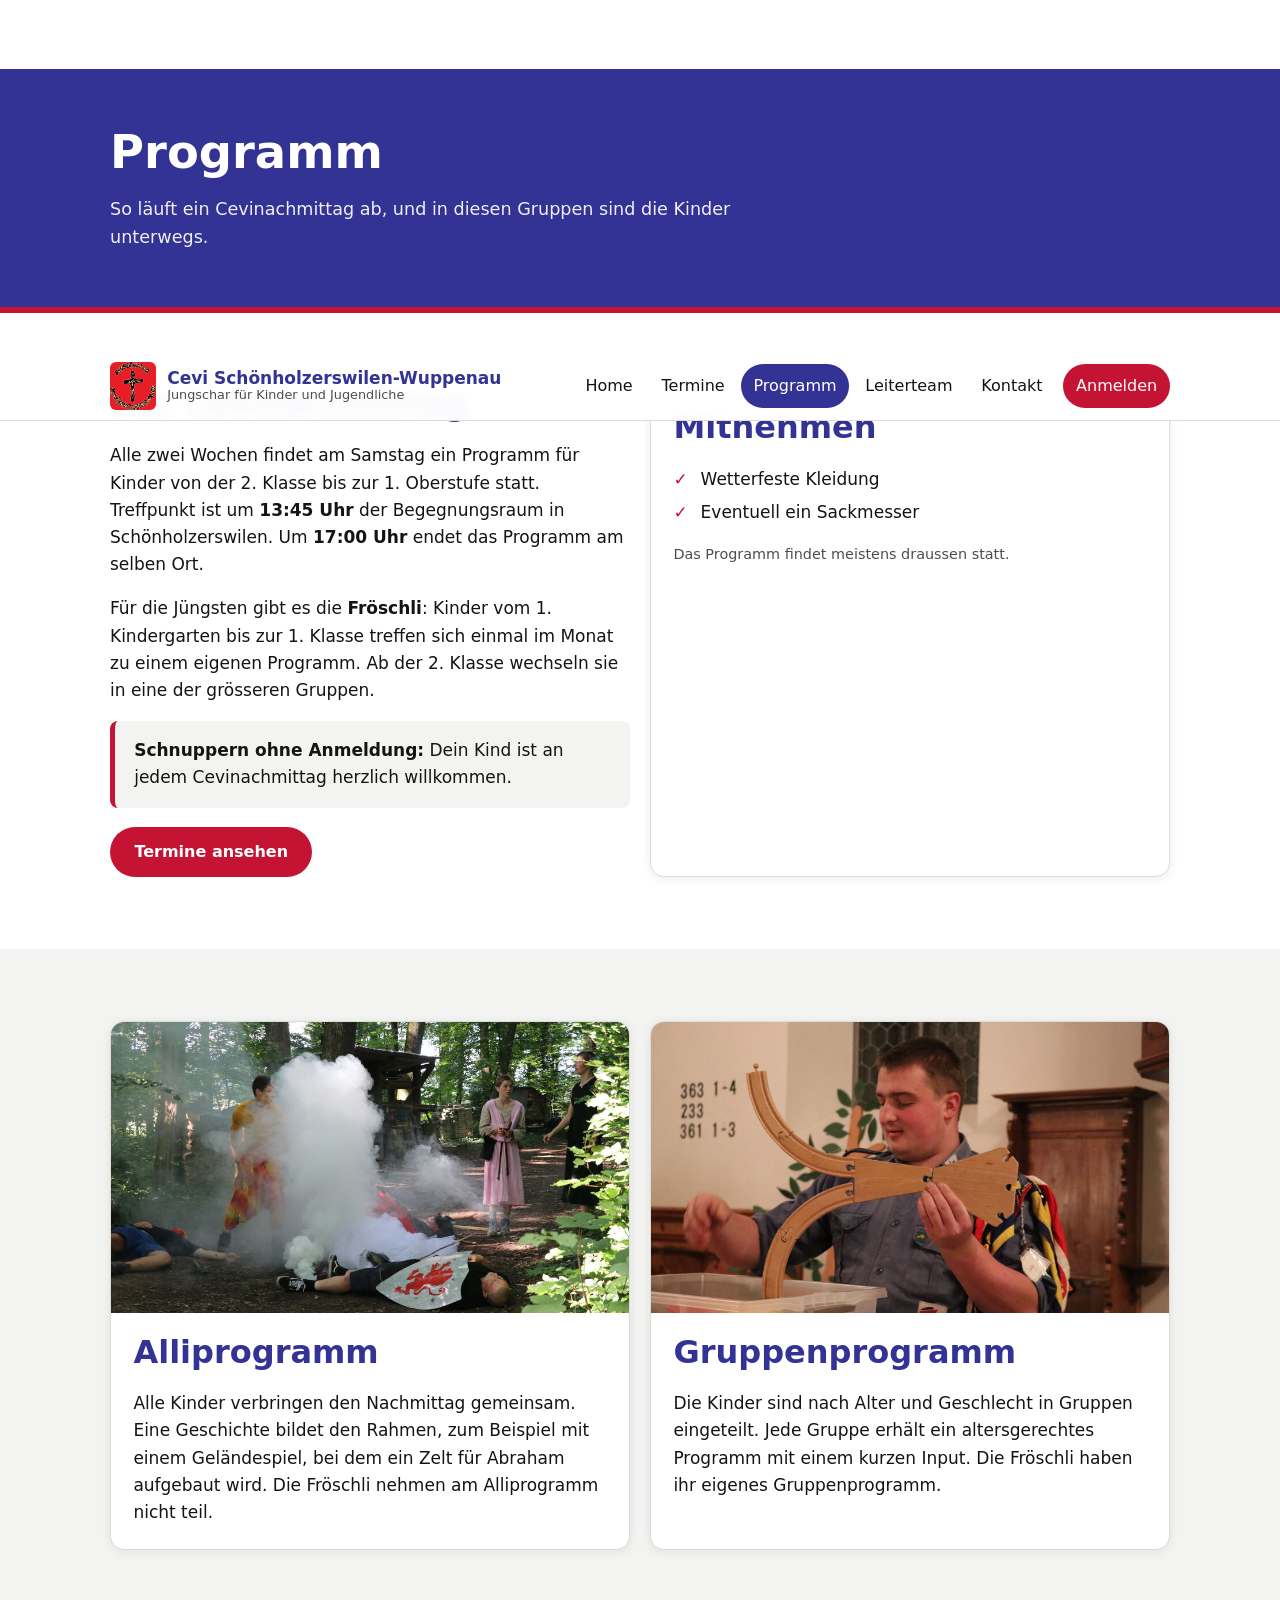
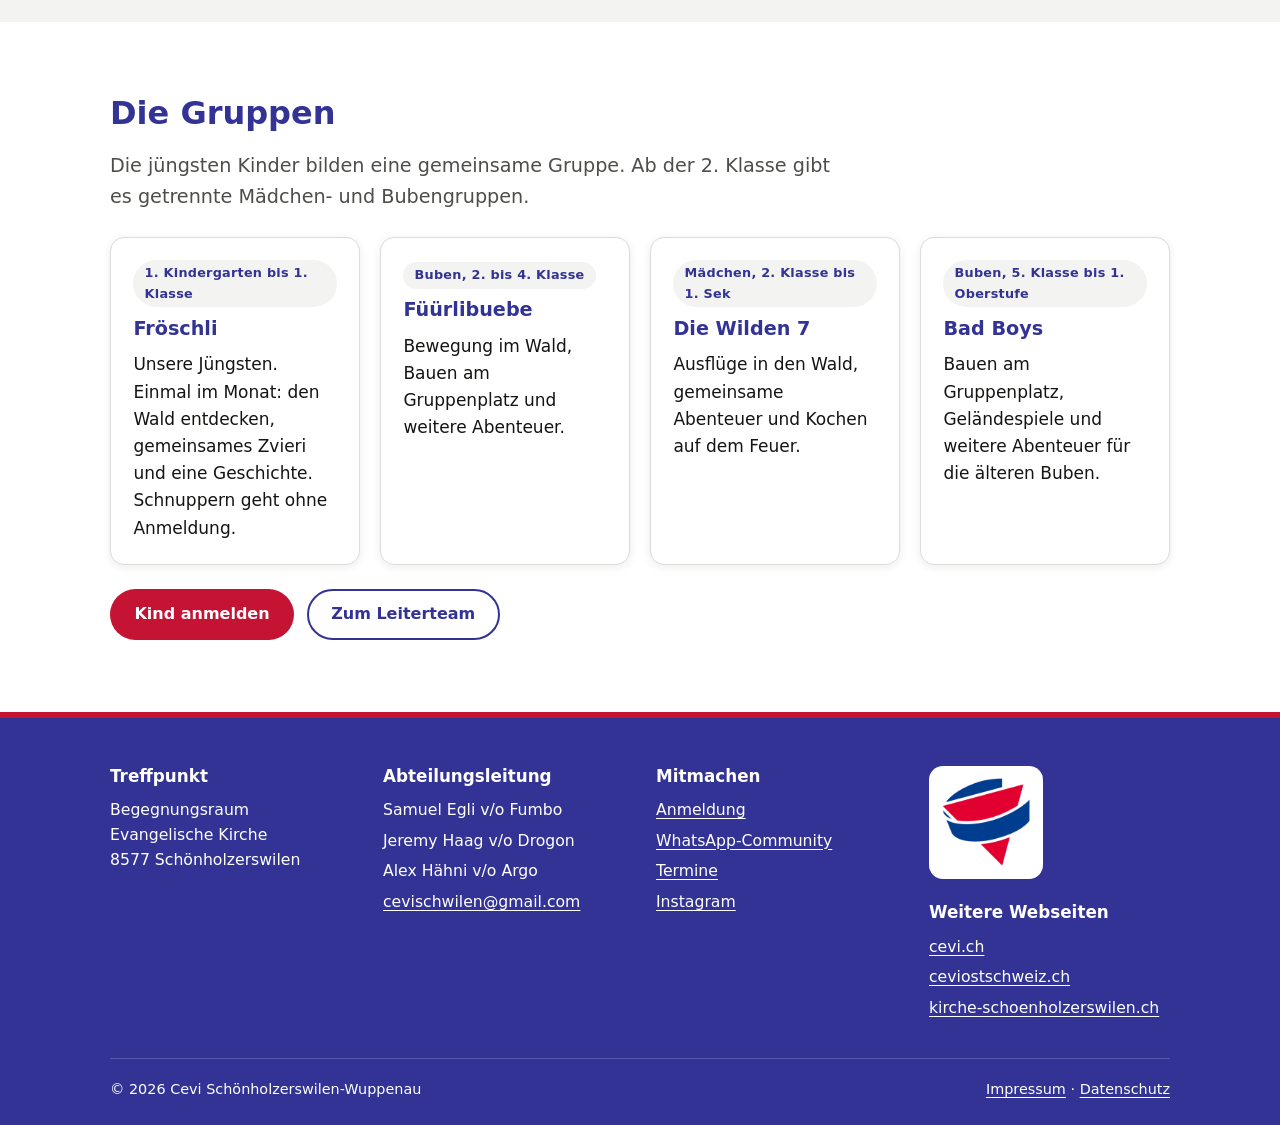
<file: die-gruppen.html>
<!DOCTYPE html>
<html lang="de-CH">
<head>
<meta charset="utf-8">
<title>Weiterleitung | Cevi Schönholzerswilen-Wuppenau</title>
<meta name="robots" content="noindex">
<link rel="canonical" href="programm.html#gruppen">
<meta http-equiv="refresh" content="0; url=programm.html#gruppen">
</head>
<body>
<p>Diese Seite ist umgezogen: <a href="programm.html#gruppen">hier geht es weiter</a>.</p>
</body>
</html>
</file>
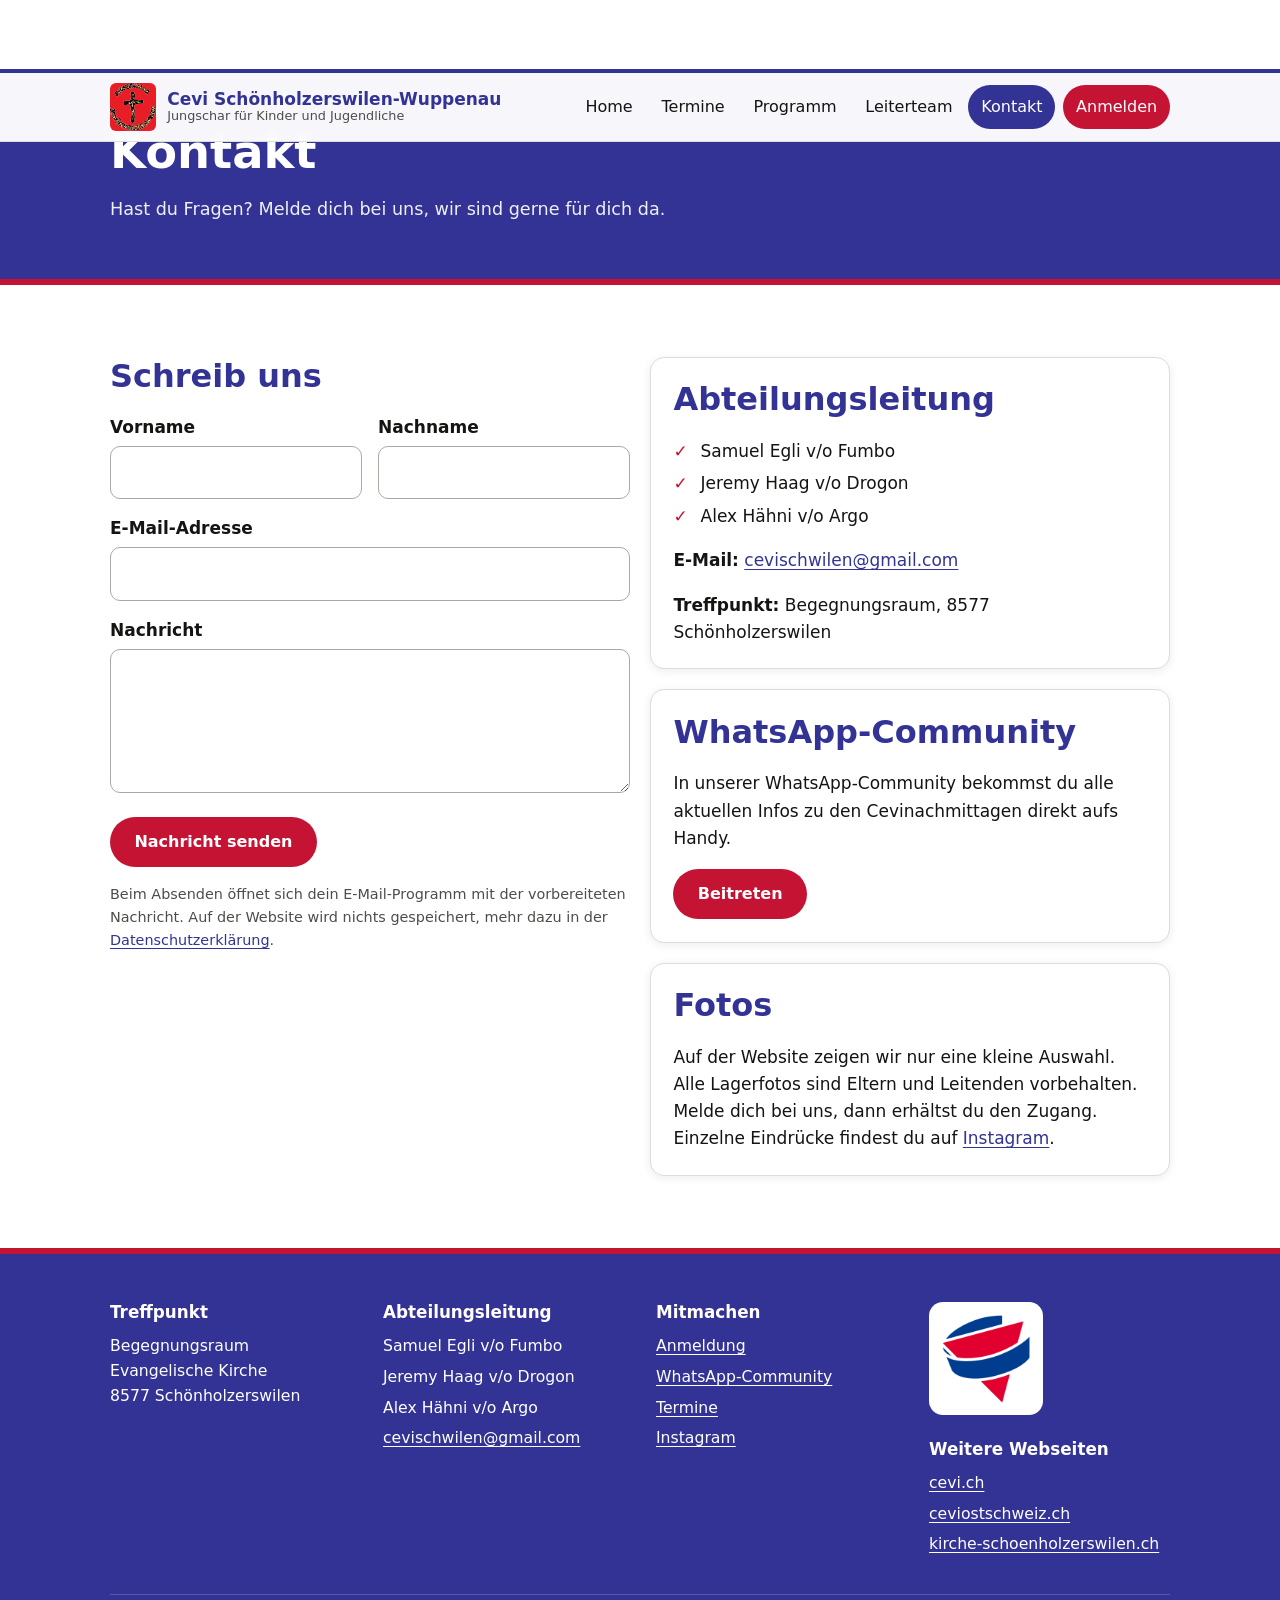
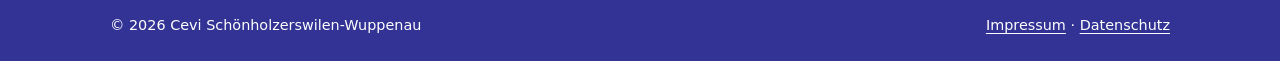
<file: galerie.html>
<!DOCTYPE html>
<html lang="de-CH">
<head>
<meta charset="utf-8">
<title>Weiterleitung | Cevi Schönholzerswilen-Wuppenau</title>
<meta name="robots" content="noindex">
<link rel="canonical" href="kontakt.html#fotos">
<meta http-equiv="refresh" content="0; url=kontakt.html#fotos">
</head>
<body>
<p>Diese Seite ist umgezogen: <a href="kontakt.html#fotos">hier geht es weiter</a>.</p>
</body>
</html>
</file>
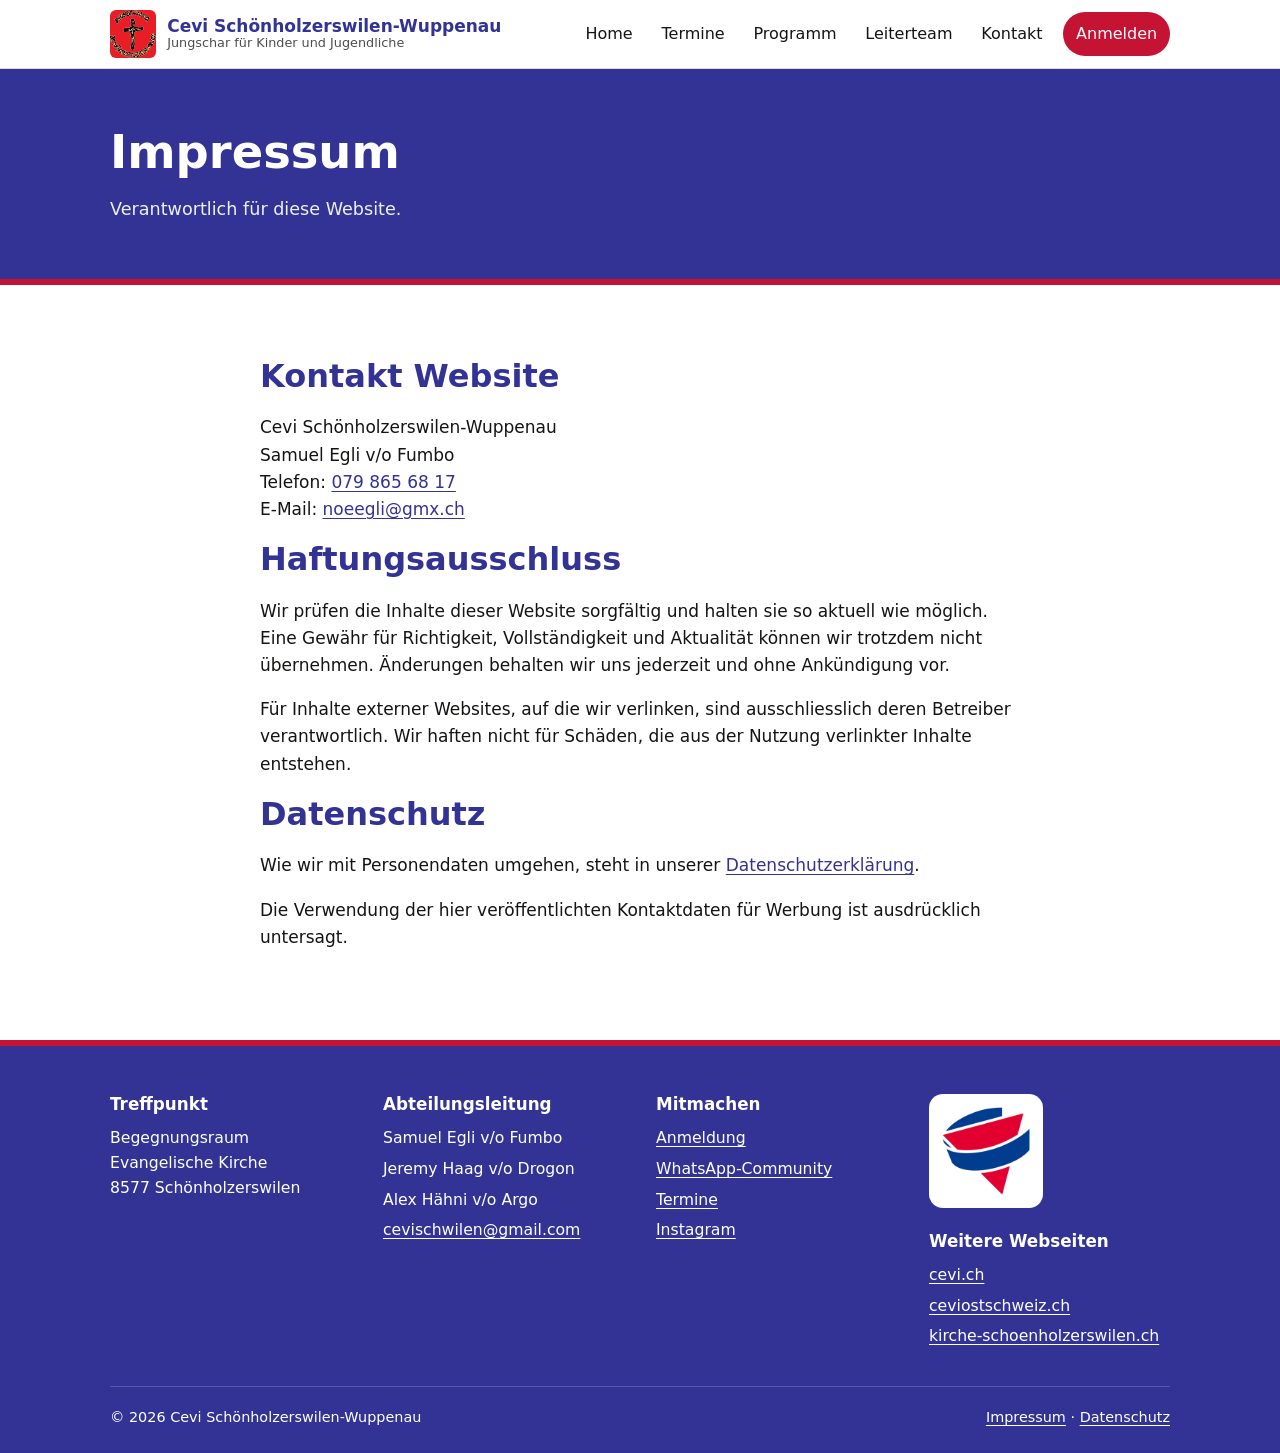
<file: impressum.html>
<!DOCTYPE html>
<html lang="de-CH">
<head>
<meta charset="utf-8">
<meta name="viewport" content="width=device-width, initial-scale=1">
<title>Impressum | Cevi Schönholzerswilen-Wuppenau</title>
<meta name="description" content="Impressum und Haftungsausschluss der Cevi Schönholzerswilen-Wuppenau.">
<meta property="og:site_name" content="Cevi Schönholzerswilen-Wuppenau">
<meta property="og:title" content="Impressum | Cevi Schönholzerswilen-Wuppenau">
<meta property="og:description" content="Impressum und Haftungsausschluss der Cevi Schönholzerswilen-Wuppenau.">
<meta property="og:type" content="website">
<meta name="theme-color" content="#323394">
<link rel="icon" type="image/png" href="bilder/favicon.png">
<link rel="stylesheet" href="css/style.css?v=5">
</head>
<body>
<a class="skip-link" href="#inhalt">Zum Inhalt springen</a>
<header class="site-header">
  <div class="container header-inner">
    <a class="brand" href="index.html">
      <img src="bilder/logo.svg" alt="" width="46" height="48">
      <span>Cevi Schönholzerswilen-Wuppenau<small>Jungschar für Kinder und Jugendliche</small></span>
    </a>
    <button class="nav-toggle" type="button" aria-expanded="false" aria-controls="site-nav" aria-label="Menü öffnen oder schliessen"><span></span></button>
    <nav class="site-nav" id="site-nav" aria-label="Hauptnavigation">
      <ul><li><a href="index.html">Home</a></li><li><a href="daten-und-orte.html">Termine</a></li><li><a href="programm.html">Programm</a></li><li><a href="leiterteam.html">Leiterteam</a></li><li><a href="kontakt.html">Kontakt</a></li><li><a class="nav-cta" href="anmeldung.html">Anmelden</a></li></ul>
    </nav>
  </div>
</header>

<main id="inhalt">
<section class="page-head"><div class="container"><h1>Impressum</h1><p>Verantwortlich für diese Website.</p></div></section>
<section class="section">
  <div class="container" style="max-width:800px">
    <h2>Kontakt Website</h2>
    <p>Cevi Schönholzerswilen-Wuppenau<br>Samuel Egli v/o Fumbo<br>
    Telefon: <a href="tel:+41798656817">079 865 68 17</a><br>
    E-Mail: <a class="mail" data-u="noeegli" data-d="gmx.ch">noeegli(at)gmx.ch</a></p>

    <h2>Haftungsausschluss</h2>
    <p>Wir prüfen die Inhalte dieser Website sorgfältig und halten sie so aktuell wie möglich. Eine Gewähr für Richtigkeit, Vollständigkeit und Aktualität können wir trotzdem nicht übernehmen. Änderungen behalten wir uns jederzeit und ohne Ankündigung vor.</p>
    <p>Für Inhalte externer Websites, auf die wir verlinken, sind ausschliesslich deren Betreiber verantwortlich. Wir haften nicht für Schäden, die aus der Nutzung verlinkter Inhalte entstehen.</p>

    <h2>Datenschutz</h2>
    <p>Wie wir mit Personendaten umgehen, steht in unserer <a href="datenschutz.html">Datenschutzerklärung</a>.</p>
    <p>Die Verwendung der hier veröffentlichten Kontaktdaten für Werbung ist ausdrücklich untersagt.</p>
  </div>
</section>
</main>

<footer class="site-footer">
  <div class="container">
    <div class="footer-grid">
      <div>
        <h2>Treffpunkt</h2>
        <p>Begegnungsraum<br>Evangelische Kirche<br>8577 Schönholzerswilen</p>
      </div>
      <div>
        <h2>Abteilungsleitung</h2>
        <ul>
          <li>Samuel Egli v/o Fumbo</li>
          <li>Jeremy Haag v/o Drogon</li>
          <li>Alex Hähni v/o Argo</li>
        </ul>
        <p><a class="mail" data-u="cevischwilen" data-d="gmail.com">cevischwilen(at)gmail.com</a></p>
      </div>
      <div>
        <h2>Mitmachen</h2>
        <ul>
          <li><a href="anmeldung.html">Anmeldung</a></li>
          <li><a href="https://chat.whatsapp.com/JTQDPzQR4R84HKKHf14DCH" rel="noopener">WhatsApp-Community</a></li>
          <li><a href="daten-und-orte.html">Termine</a></li>
          <li><a href="https://www.instagram.com/cevi_schwile/" rel="noopener">Instagram</a></li>
        </ul>
      </div>
      <div>
        <a class="cevi-logo" href="https://cevi.ch" rel="noopener"><img src="bilder/cevi-schweiz.png" alt="Cevi Schweiz" width="88" height="88"></a>
        <h2>Weitere Webseiten</h2>
        <ul>
          <li><a href="https://cevi.ch" rel="noopener">cevi.ch</a></li>
          <li><a href="https://ceviostschweiz.ch" rel="noopener">ceviostschweiz.ch</a></li>
          <li><a href="https://kirche-schoenholzerswilen.ch" rel="noopener">kirche-schoenholzerswilen.ch</a></li>
        </ul>
      </div>
    </div>
    <div class="footer-bottom">
      <span>© <span id="jahr">2026</span> Cevi Schönholzerswilen-Wuppenau</span>
      <span><a href="impressum.html">Impressum</a> · <a href="datenschutz.html">Datenschutz</a></span>
    </div>
  </div>
</footer>
<script src="js/main.js?v=5"></script>
</body>
</html>
</file>
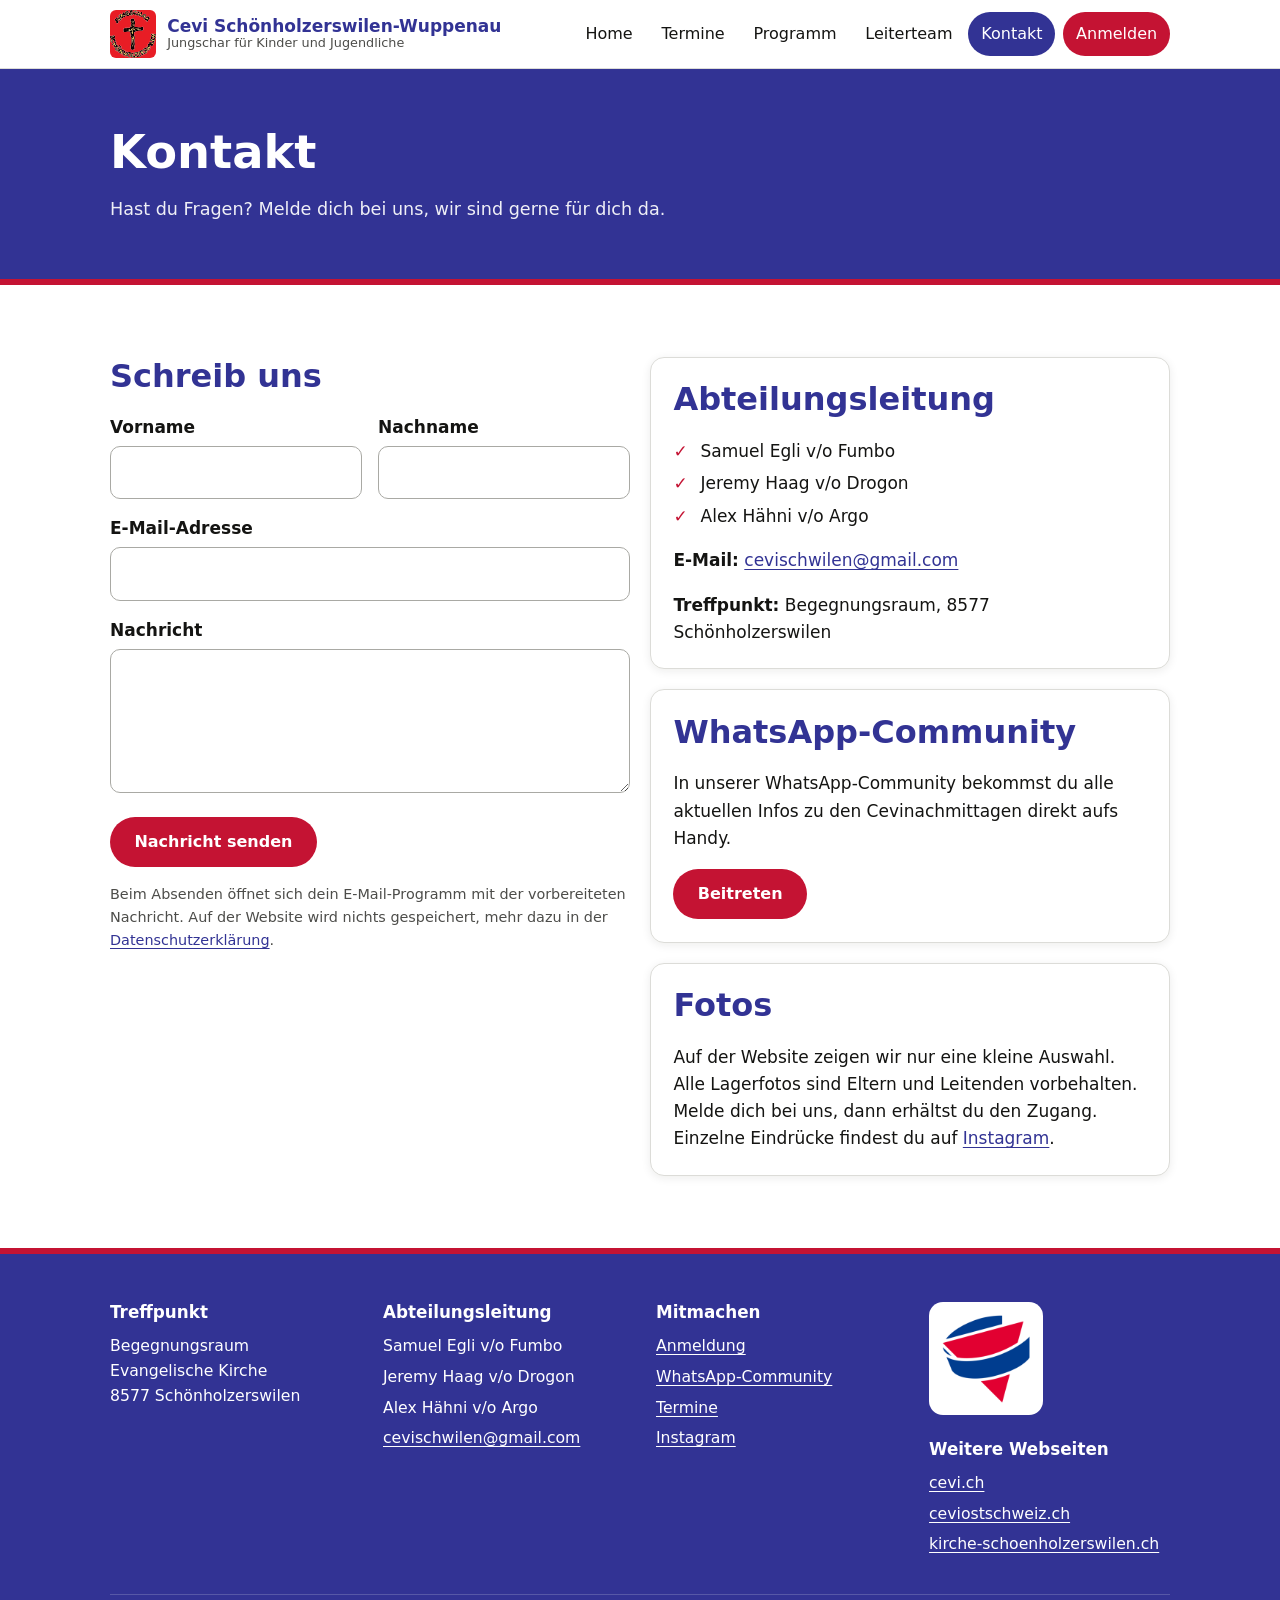
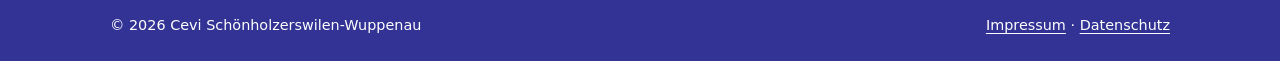
<file: kontakt.html>
<!DOCTYPE html>
<html lang="de-CH">
<head>
<meta charset="utf-8">
<meta name="viewport" content="width=device-width, initial-scale=1">
<title>Kontakt | Cevi Schönholzerswilen-Wuppenau</title>
<meta name="description" content="Kontakt zur Abteilungsleitung der Cevi Schönholzerswilen-Wuppenau, Kontaktformular und WhatsApp-Community.">
<meta property="og:site_name" content="Cevi Schönholzerswilen-Wuppenau">
<meta property="og:title" content="Kontakt | Cevi Schönholzerswilen-Wuppenau">
<meta property="og:description" content="Kontakt zur Abteilungsleitung der Cevi Schönholzerswilen-Wuppenau, Kontaktformular und WhatsApp-Community.">
<meta property="og:type" content="website">
<meta name="theme-color" content="#323394">
<link rel="icon" type="image/png" href="bilder/favicon.png">
<link rel="stylesheet" href="css/style.css?v=5">
</head>
<body>
<a class="skip-link" href="#inhalt">Zum Inhalt springen</a>
<header class="site-header">
  <div class="container header-inner">
    <a class="brand" href="index.html">
      <img src="bilder/logo.svg" alt="" width="46" height="48">
      <span>Cevi Schönholzerswilen-Wuppenau<small>Jungschar für Kinder und Jugendliche</small></span>
    </a>
    <button class="nav-toggle" type="button" aria-expanded="false" aria-controls="site-nav" aria-label="Menü öffnen oder schliessen"><span></span></button>
    <nav class="site-nav" id="site-nav" aria-label="Hauptnavigation">
      <ul><li><a href="index.html">Home</a></li><li><a href="daten-und-orte.html">Termine</a></li><li><a href="programm.html">Programm</a></li><li><a href="leiterteam.html">Leiterteam</a></li><li><a href="kontakt.html" aria-current="page">Kontakt</a></li><li><a class="nav-cta" href="anmeldung.html">Anmelden</a></li></ul>
    </nav>
  </div>
</header>

<main id="inhalt">
<section class="page-head"><div class="container"><h1>Kontakt</h1><p>Hast du Fragen? Melde dich bei uns, wir sind gerne für dich da.</p></div></section>
<section class="section">
  <div class="container grid grid-2">
    <div>
      <h2>Schreib uns</h2>
      <form id="kontaktformular" data-u="cevischwilen" data-d="gmail.com">
        <div class="form-row">
          <div><label for="vorname">Vorname</label><input id="vorname" name="vorname" autocomplete="given-name" required></div>
          <div><label for="nachname">Nachname</label><input id="nachname" name="nachname" autocomplete="family-name" required></div>
        </div>
        <div><label for="email">E-Mail-Adresse</label><input id="email" name="email" type="email" autocomplete="email" required></div>
        <div><label for="nachricht">Nachricht</label><textarea id="nachricht" name="nachricht" required></textarea></div>
        <div><button class="btn btn-primary" type="submit">Nachricht senden</button></div>
        <p class="form-note">Beim Absenden öffnet sich dein E-Mail-Programm mit der vorbereiteten Nachricht. Auf der Website wird nichts gespeichert, mehr dazu in der <a href="datenschutz.html">Datenschutzerklärung</a>.</p>
        <p class="hinweis" id="form-ok" hidden>Vielen Dank! Falls sich kein E-Mail-Programm geöffnet hat, schreib uns bitte direkt an die angegebene Adresse.</p>
      </form>
    </div>
    <div class="grid" style="align-content:start">
      <div class="card">
        <h2>Abteilungsleitung</h2>
        <ul class="checklist">
          <li>Samuel Egli v/o Fumbo</li>
          <li>Jeremy Haag v/o Drogon</li>
          <li>Alex Hähni v/o Argo</li>
        </ul>
        <p><strong>E-Mail:</strong> <a class="mail" data-u="cevischwilen" data-d="gmail.com">cevischwilen(at)gmail.com</a></p>
        <p><strong>Treffpunkt:</strong> Begegnungsraum, 8577 Schönholzerswilen</p>
      </div>
      <div class="card">
        <h2>WhatsApp-Community</h2>
        <p>In unserer WhatsApp-Community bekommst du alle aktuellen Infos zu den Cevinachmittagen direkt aufs Handy.</p>
        <a class="btn btn-primary" href="https://chat.whatsapp.com/JTQDPzQR4R84HKKHf14DCH" rel="noopener">Beitreten</a>
      </div>
      <div class="card" id="fotos">
        <h2>Fotos</h2>
        <p>Auf der Website zeigen wir nur eine kleine Auswahl. Alle Lagerfotos sind Eltern und Leitenden vorbehalten. Melde dich bei uns, dann erhältst du den Zugang. Einzelne Eindrücke findest du auf <a href="https://www.instagram.com/cevi_schwile/" rel="noopener">Instagram</a>.</p>
      </div>
    </div>
  </div>
</section>
</main>

<footer class="site-footer">
  <div class="container">
    <div class="footer-grid">
      <div>
        <h2>Treffpunkt</h2>
        <p>Begegnungsraum<br>Evangelische Kirche<br>8577 Schönholzerswilen</p>
      </div>
      <div>
        <h2>Abteilungsleitung</h2>
        <ul>
          <li>Samuel Egli v/o Fumbo</li>
          <li>Jeremy Haag v/o Drogon</li>
          <li>Alex Hähni v/o Argo</li>
        </ul>
        <p><a class="mail" data-u="cevischwilen" data-d="gmail.com">cevischwilen(at)gmail.com</a></p>
      </div>
      <div>
        <h2>Mitmachen</h2>
        <ul>
          <li><a href="anmeldung.html">Anmeldung</a></li>
          <li><a href="https://chat.whatsapp.com/JTQDPzQR4R84HKKHf14DCH" rel="noopener">WhatsApp-Community</a></li>
          <li><a href="daten-und-orte.html">Termine</a></li>
          <li><a href="https://www.instagram.com/cevi_schwile/" rel="noopener">Instagram</a></li>
        </ul>
      </div>
      <div>
        <a class="cevi-logo" href="https://cevi.ch" rel="noopener"><img src="bilder/cevi-schweiz.png" alt="Cevi Schweiz" width="88" height="88"></a>
        <h2>Weitere Webseiten</h2>
        <ul>
          <li><a href="https://cevi.ch" rel="noopener">cevi.ch</a></li>
          <li><a href="https://ceviostschweiz.ch" rel="noopener">ceviostschweiz.ch</a></li>
          <li><a href="https://kirche-schoenholzerswilen.ch" rel="noopener">kirche-schoenholzerswilen.ch</a></li>
        </ul>
      </div>
    </div>
    <div class="footer-bottom">
      <span>© <span id="jahr">2026</span> Cevi Schönholzerswilen-Wuppenau</span>
      <span><a href="impressum.html">Impressum</a> · <a href="datenschutz.html">Datenschutz</a></span>
    </div>
  </div>
</footer>
<script src="js/main.js?v=5"></script>
</body>
</html>
</file>
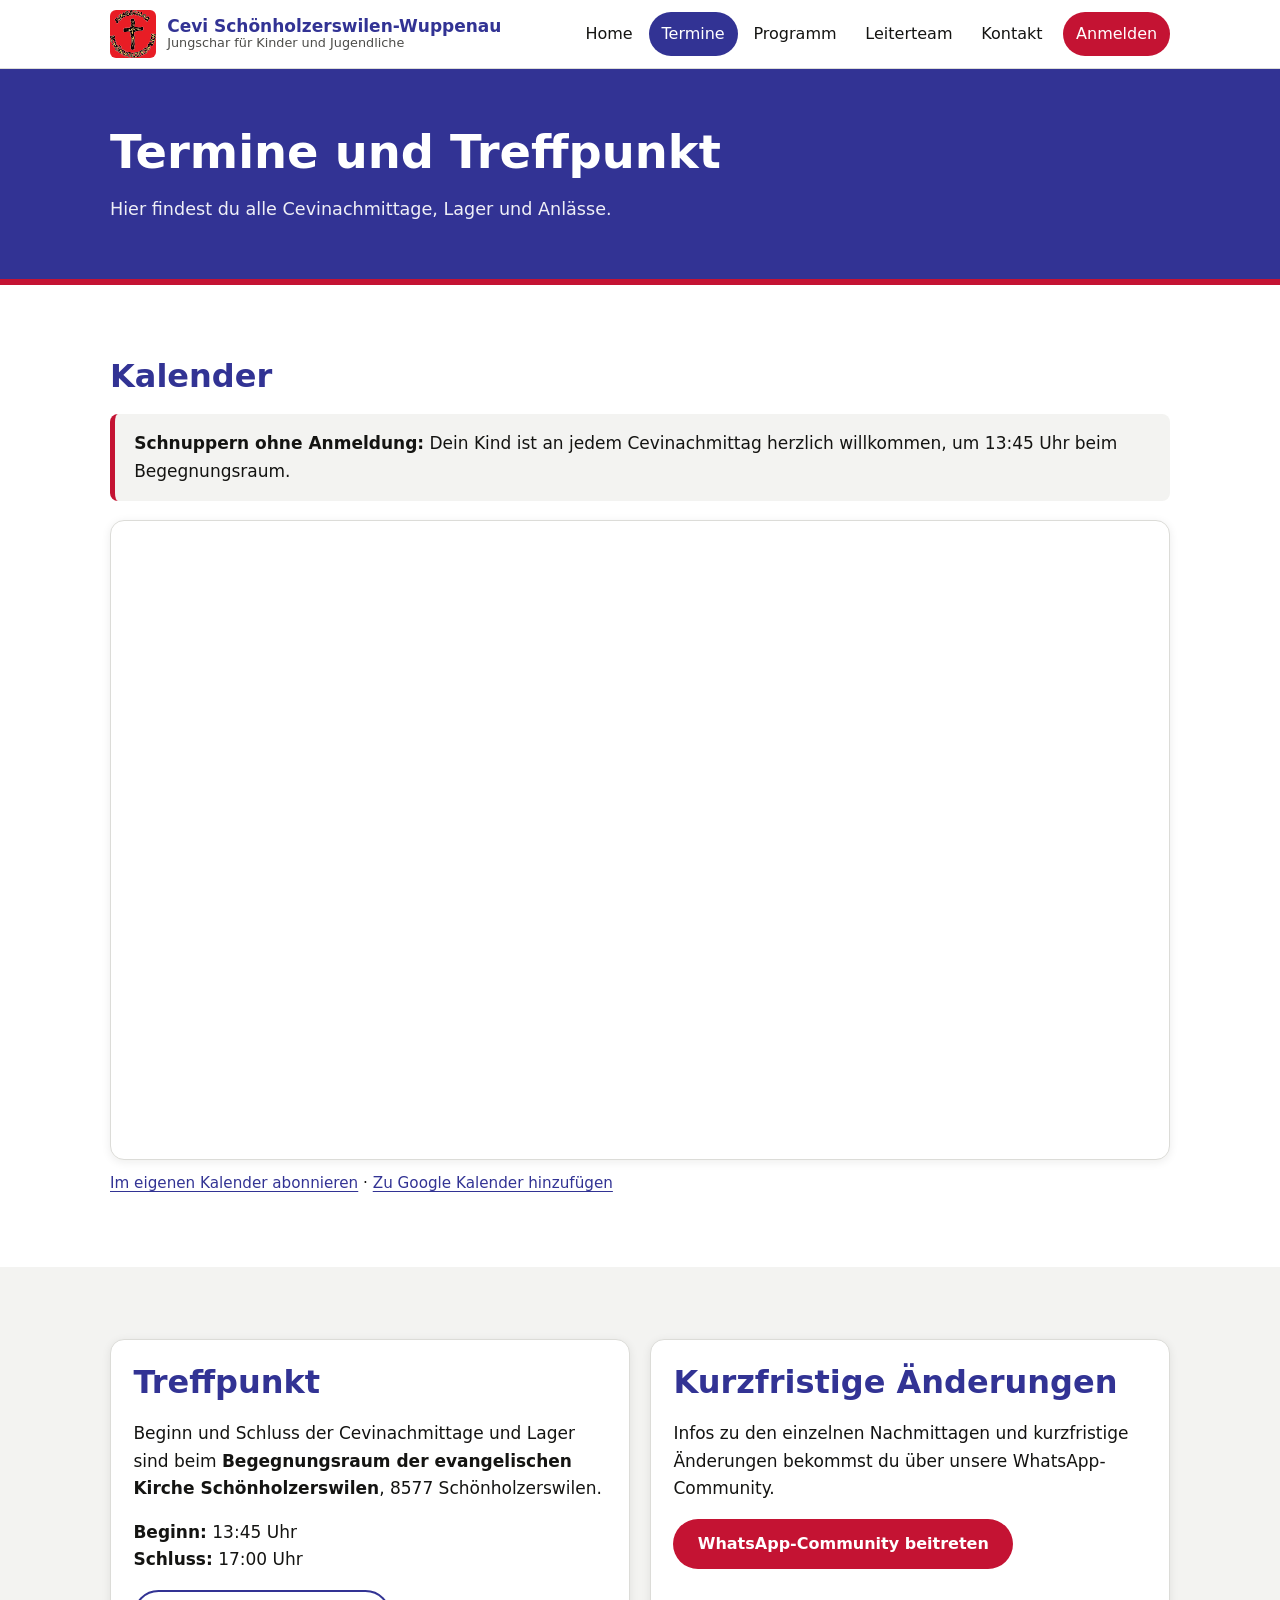
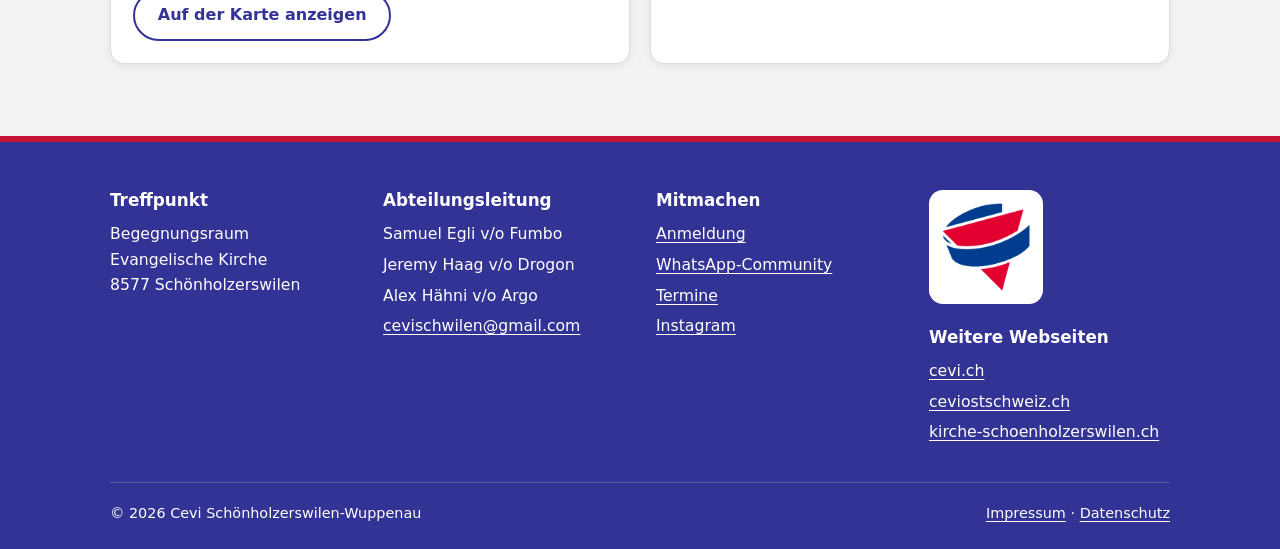
<file: kopie-von-daten-und-orte.html>
<!DOCTYPE html>
<html lang="de-CH">
<head>
<meta charset="utf-8">
<title>Weiterleitung | Cevi Schönholzerswilen-Wuppenau</title>
<meta name="robots" content="noindex">
<link rel="canonical" href="daten-und-orte.html">
<meta http-equiv="refresh" content="0; url=daten-und-orte.html">
</head>
<body>
<p>Diese Seite ist umgezogen: <a href="daten-und-orte.html">hier geht es weiter</a>.</p>
</body>
</html>
</file>
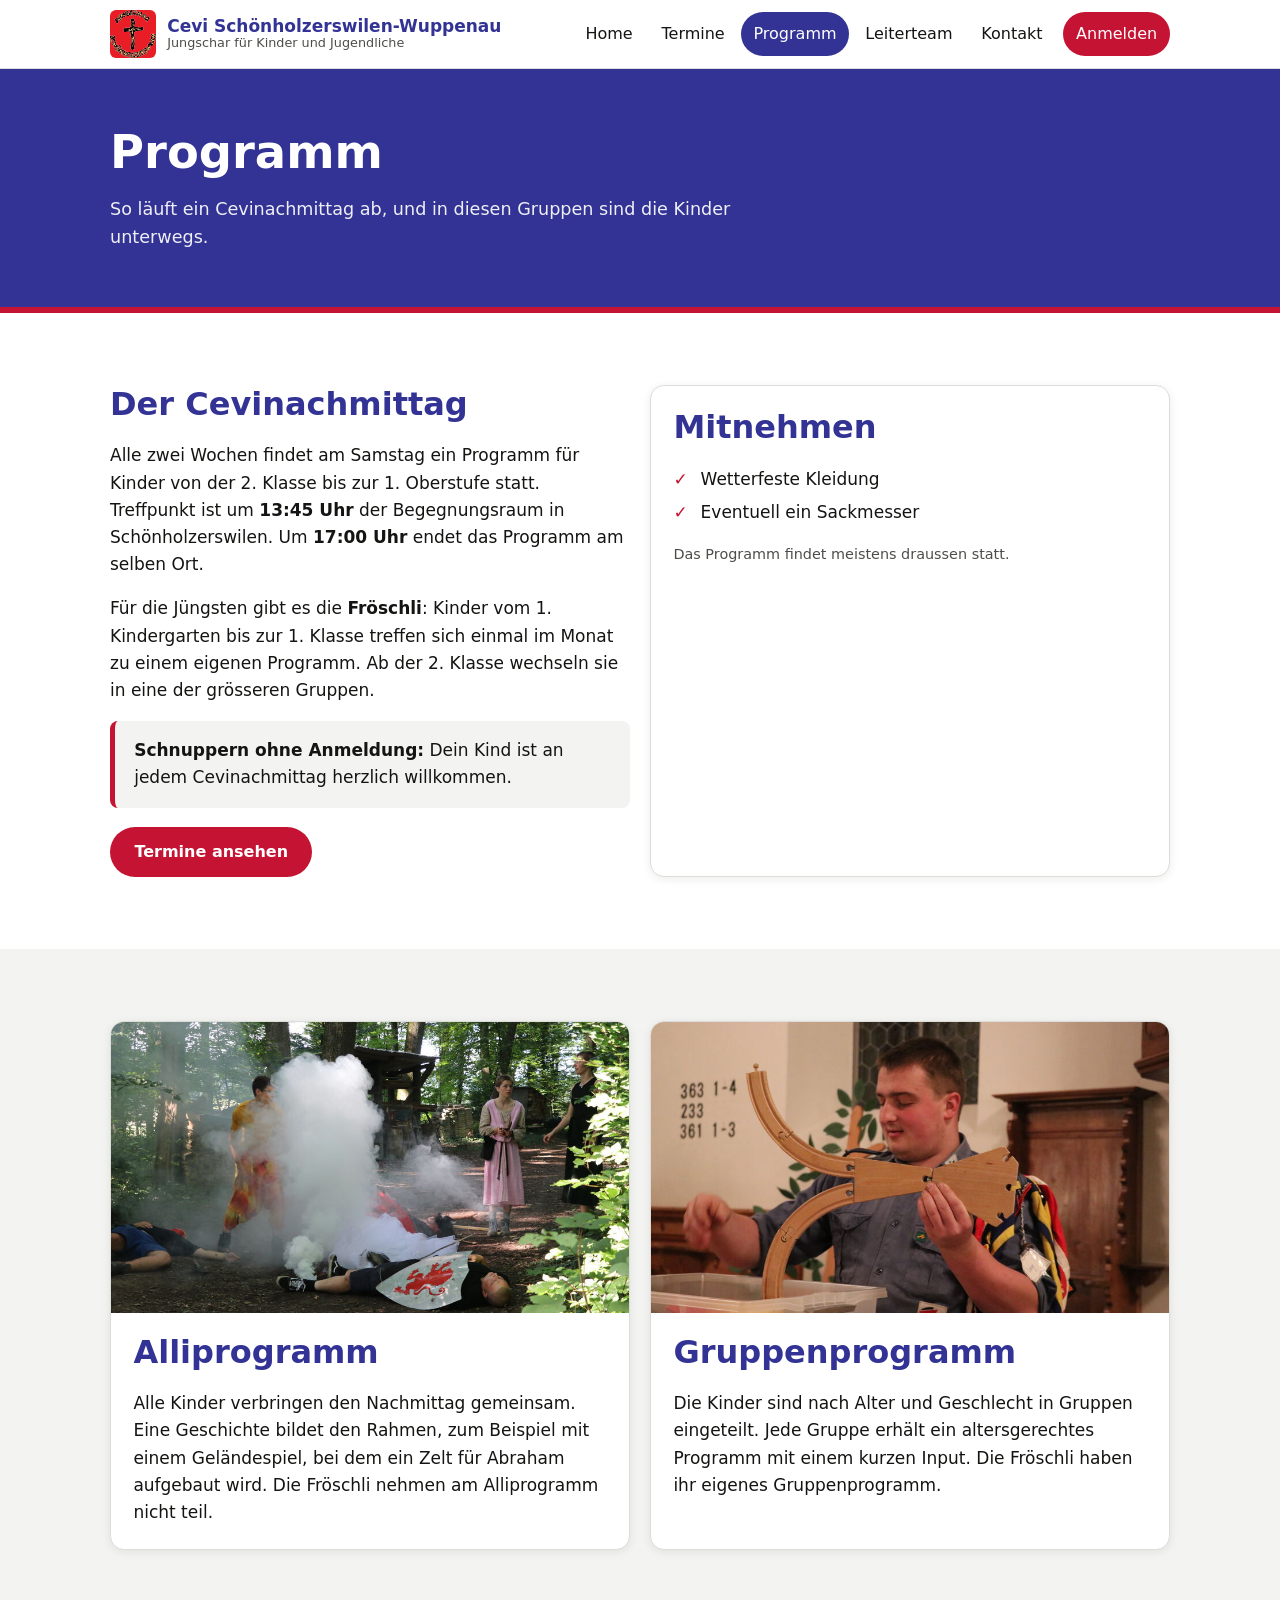
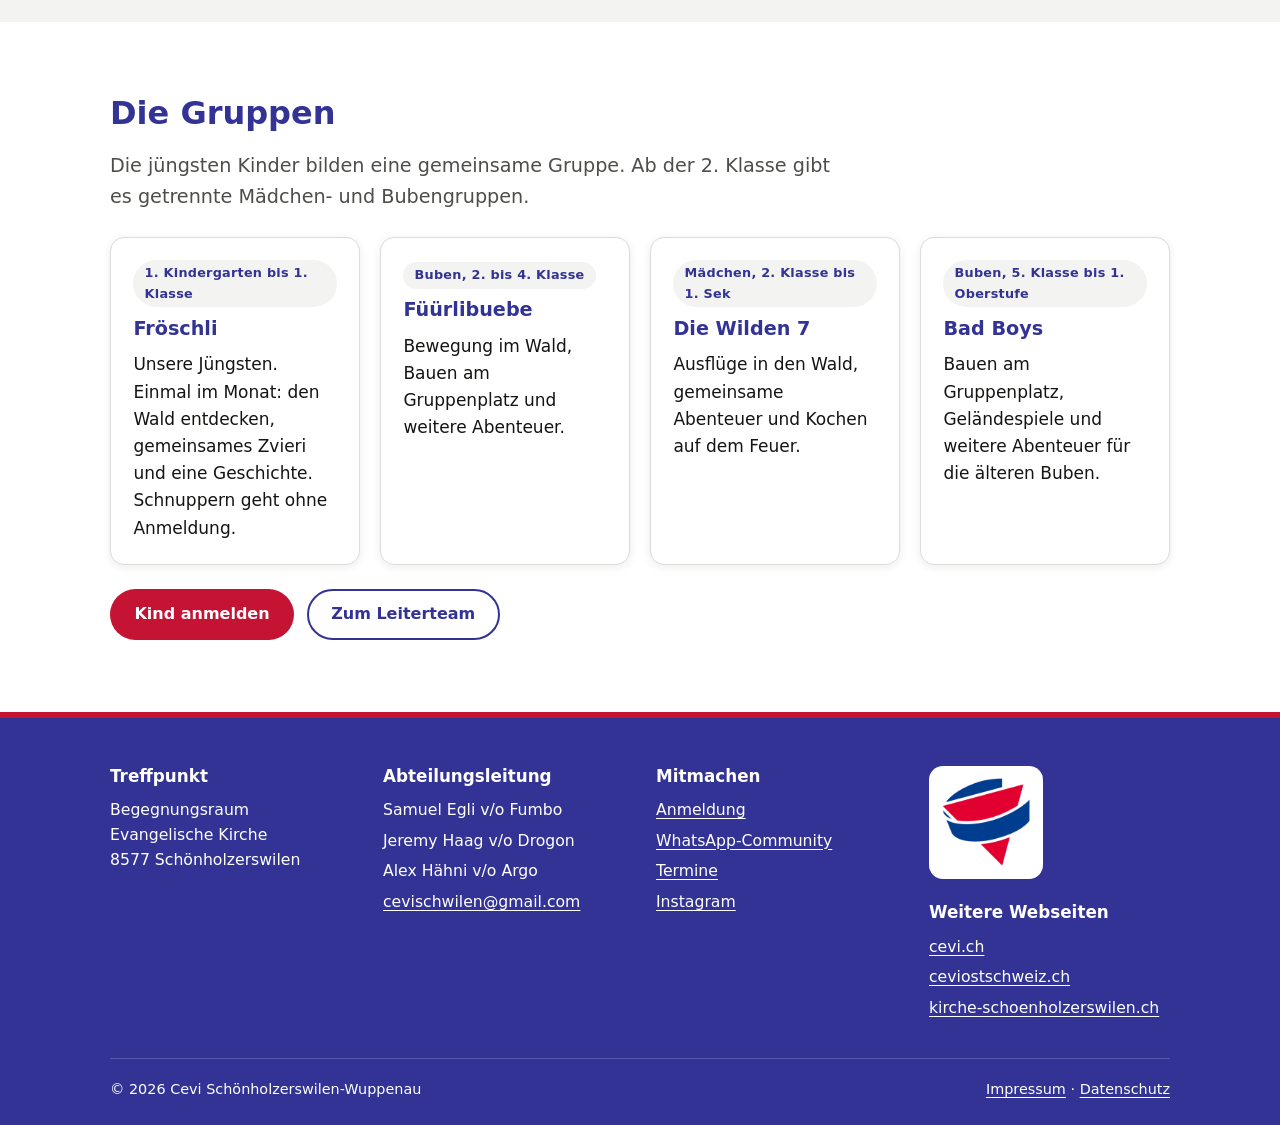
<file: programm.html>
<!DOCTYPE html>
<html lang="de-CH">
<head>
<meta charset="utf-8">
<meta name="viewport" content="width=device-width, initial-scale=1">
<title>Programm und Gruppen | Cevi Schönholzerswilen-Wuppenau</title>
<meta name="description" content="Was wir am Samstagnachmittag machen: Alliprogramm, Gruppenprogramm und unsere Gruppen.">
<meta property="og:site_name" content="Cevi Schönholzerswilen-Wuppenau">
<meta property="og:title" content="Programm und Gruppen | Cevi Schönholzerswilen-Wuppenau">
<meta property="og:description" content="Was wir am Samstagnachmittag machen: Alliprogramm, Gruppenprogramm und unsere Gruppen.">
<meta property="og:type" content="website">
<meta name="theme-color" content="#323394">
<link rel="icon" type="image/png" href="bilder/favicon.png">
<link rel="stylesheet" href="css/style.css?v=5">
</head>
<body>
<a class="skip-link" href="#inhalt">Zum Inhalt springen</a>
<header class="site-header">
  <div class="container header-inner">
    <a class="brand" href="index.html">
      <img src="bilder/logo.svg" alt="" width="46" height="48">
      <span>Cevi Schönholzerswilen-Wuppenau<small>Jungschar für Kinder und Jugendliche</small></span>
    </a>
    <button class="nav-toggle" type="button" aria-expanded="false" aria-controls="site-nav" aria-label="Menü öffnen oder schliessen"><span></span></button>
    <nav class="site-nav" id="site-nav" aria-label="Hauptnavigation">
      <ul><li><a href="index.html">Home</a></li><li><a href="daten-und-orte.html">Termine</a></li><li><a href="programm.html" aria-current="page">Programm</a></li><li><a href="leiterteam.html">Leiterteam</a></li><li><a href="kontakt.html">Kontakt</a></li><li><a class="nav-cta" href="anmeldung.html">Anmelden</a></li></ul>
    </nav>
  </div>
</header>

<main id="inhalt">
<section class="page-head"><div class="container"><h1>Programm</h1><p>So läuft ein Cevinachmittag ab, und in diesen Gruppen sind die Kinder unterwegs.</p></div></section>
<section class="section">
  <div class="container grid grid-2">
    <div>
      <h2>Der Cevinachmittag</h2>
      <p>Alle zwei Wochen findet am Samstag ein Programm für Kinder von der 2. Klasse bis zur 1. Oberstufe statt. Treffpunkt ist um <strong>13:45 Uhr</strong> der Begegnungsraum in Schönholzerswilen. Um <strong>17:00 Uhr</strong> endet das Programm am selben Ort.</p>
      <p>Für die Jüngsten gibt es die <strong>Fröschli</strong>: Kinder vom 1. Kindergarten bis zur 1. Klasse treffen sich einmal im Monat zu einem eigenen Programm. Ab der 2. Klasse wechseln sie in eine der grösseren Gruppen.</p>
      <p class="hinweis"><strong>Schnuppern ohne Anmeldung:</strong> Dein Kind ist an jedem Cevinachmittag herzlich willkommen.</p>
      <div class="btn-row"><a class="btn btn-primary" href="daten-und-orte.html">Termine ansehen</a></div>
    </div>
    <div class="card">
      <h2>Mitnehmen</h2>
      <ul class="checklist">
        <li>Wetterfeste Kleidung</li>
        <li>Eventuell ein Sackmesser</li>
      </ul>
      <p class="form-note">Das Programm findet meistens draussen statt.</p>
    </div>
  </div>
</section>

<section class="section section-alt">
  <div class="container grid grid-2">
    <div class="card">
      <img class="card-foto" src="bilder/geschichte.jpg" alt="Szene aus einer gespielten Geschichte im Wald mit Rauch und Kostümen" width="900" height="675" loading="lazy">
      <h2>Alliprogramm</h2>
      <p>Alle Kinder verbringen den Nachmittag gemeinsam. Eine Geschichte bildet den Rahmen, zum Beispiel mit einem Geländespiel, bei dem ein Zelt für Abraham aufgebaut wird. Die Fröschli nehmen am Alliprogramm nicht teil.</p>
    </div>
    <div class="card">
      <img class="card-foto" src="bilder/basteln.jpg" alt="Ein Leiter im Cevi-Hemd bereitet Bastelmaterial aus Holz vor" width="900" height="675" loading="lazy">
      <h2>Gruppenprogramm</h2>
      <p>Die Kinder sind nach Alter und Geschlecht in Gruppen eingeteilt. Jede Gruppe erhält ein altersgerechtes Programm mit einem kurzen Input. Die Fröschli haben ihr eigenes Gruppenprogramm.</p>
    </div>
  </div>
</section>

<section class="section" id="gruppen">
  <div class="container">
    <h2>Die Gruppen</h2>
    <p class="lead">Die jüngsten Kinder bilden eine gemeinsame Gruppe. Ab der 2. Klasse gibt es getrennte Mädchen- und Bubengruppen.</p>
    <div class="grid grid-4" style="margin-top:1.5rem">
      <div class="card"><span class="tag">1. Kindergarten bis 1. Klasse</span><h3>Fröschli</h3><p>Unsere Jüngsten. Einmal im Monat: den Wald entdecken, gemeinsames Zvieri und eine Geschichte. Schnuppern geht ohne Anmeldung.</p></div>
      <div class="card"><span class="tag">Buben, 2. bis 4. Klasse</span><h3>Füürlibuebe</h3><p>Bewegung im Wald, Bauen am Gruppenplatz und weitere Abenteuer.</p></div>
      <div class="card"><span class="tag">Mädchen, 2. Klasse bis 1. Sek</span><h3>Die Wilden 7</h3><p>Ausflüge in den Wald, gemeinsame Abenteuer und Kochen auf dem Feuer.</p></div>
      <div class="card"><span class="tag">Buben, 5. Klasse bis 1. Oberstufe</span><h3>Bad Boys</h3><p>Bauen am Gruppenplatz, Geländespiele und weitere Abenteuer für die älteren Buben.</p></div>
    </div>
    <div class="btn-row" style="margin-top:1.5rem">
      <a class="btn btn-primary" href="anmeldung.html">Kind anmelden</a>
      <a class="btn btn-outline" href="leiterteam.html">Zum Leiterteam</a>
    </div>
  </div>
</section>
</main>

<footer class="site-footer">
  <div class="container">
    <div class="footer-grid">
      <div>
        <h2>Treffpunkt</h2>
        <p>Begegnungsraum<br>Evangelische Kirche<br>8577 Schönholzerswilen</p>
      </div>
      <div>
        <h2>Abteilungsleitung</h2>
        <ul>
          <li>Samuel Egli v/o Fumbo</li>
          <li>Jeremy Haag v/o Drogon</li>
          <li>Alex Hähni v/o Argo</li>
        </ul>
        <p><a class="mail" data-u="cevischwilen" data-d="gmail.com">cevischwilen(at)gmail.com</a></p>
      </div>
      <div>
        <h2>Mitmachen</h2>
        <ul>
          <li><a href="anmeldung.html">Anmeldung</a></li>
          <li><a href="https://chat.whatsapp.com/JTQDPzQR4R84HKKHf14DCH" rel="noopener">WhatsApp-Community</a></li>
          <li><a href="daten-und-orte.html">Termine</a></li>
          <li><a href="https://www.instagram.com/cevi_schwile/" rel="noopener">Instagram</a></li>
        </ul>
      </div>
      <div>
        <a class="cevi-logo" href="https://cevi.ch" rel="noopener"><img src="bilder/cevi-schweiz.png" alt="Cevi Schweiz" width="88" height="88"></a>
        <h2>Weitere Webseiten</h2>
        <ul>
          <li><a href="https://cevi.ch" rel="noopener">cevi.ch</a></li>
          <li><a href="https://ceviostschweiz.ch" rel="noopener">ceviostschweiz.ch</a></li>
          <li><a href="https://kirche-schoenholzerswilen.ch" rel="noopener">kirche-schoenholzerswilen.ch</a></li>
        </ul>
      </div>
    </div>
    <div class="footer-bottom">
      <span>© <span id="jahr">2026</span> Cevi Schönholzerswilen-Wuppenau</span>
      <span><a href="impressum.html">Impressum</a> · <a href="datenschutz.html">Datenschutz</a></span>
    </div>
  </div>
</footer>
<script src="js/main.js?v=5"></script>
</body>
</html>
</file>
<file: css/style.css>
/* ==========================================================
   Cevi Schönholzerswilen-Wuppenau – Stylesheet
   Farben und Schrift lassen sich hier oben zentral anpassen.
   ========================================================== */
:root {
  /* Farben gemäss Corporate Design Manual Cevi Schweiz:
     Cevi-Blau #323394, Cevi-Rot #C41333, dazu Weiss und Schwarz #141412.
     Rot und Blau werden immer voll (100 %) eingesetzt, nie aufgehellt. */
  --blau: #323394;
  --rot: #c41333;
  --rot-dunkel: #a00f29;      /* nur für den Zustand "Maus darüber" */
  --text: #141412;
  --text-leise: #4d4d4a;
  --hintergrund: #ffffff;
  --flaeche: #f3f3f1;         /* neutrale helle Fläche für abwechselnde Abschnitte */
  --karte: #ffffff;
  --linie: #dcdcd8;
  --radius: 14px;
  --schatten: 0 2px 10px rgba(20, 20, 18, .08);
  --breite: 1100px;
  --schrift: system-ui, -apple-system, "Segoe UI", Roboto, "Helvetica Neue", Arial, sans-serif;
}

*, *::before, *::after { box-sizing: border-box; }
html { scroll-behavior: smooth; -webkit-text-size-adjust: 100%; }
body {
  margin: 0;
  font-family: var(--schrift);
  font-size: 1.0625rem;
  line-height: 1.6;
  color: var(--text);
  background: var(--hintergrund);
  display: flex;
  flex-direction: column;
  min-height: 100vh;
}
main { flex: 1; }
img { max-width: 100%; height: auto; display: block; }
a { color: var(--blau); text-underline-offset: 3px; }
a:hover { color: var(--rot-dunkel); }
:focus-visible { outline: 3px solid var(--rot); outline-offset: 2px; border-radius: 4px; }

h1, h2, h3 { line-height: 1.2; margin: 0 0 .6em; color: var(--blau); }
h1 { font-size: clamp(1.9rem, 5vw, 2.9rem); }
h2 { font-size: clamp(1.45rem, 3.5vw, 2rem); }
h3 { font-size: 1.2rem; }
p { margin: 0 0 1em; }

.container { width: 100%; max-width: var(--breite); margin: 0 auto; padding: 0 1.25rem; }
.section { padding: clamp(2.5rem, 6vw, 4.5rem) 0; }
.section-alt { background: var(--flaeche); }
.lead { font-size: 1.2rem; color: var(--text-leise); max-width: 46rem; }
.center { text-align: center; }
.center .lead { margin-left: auto; margin-right: auto; }

.skip-link {
  position: absolute; left: -999px; top: 0; z-index: 100;
  background: var(--rot); color: #fff; padding: .6rem 1rem;
}
.skip-link:focus { left: .5rem; top: .5rem; }

/* ---------- Kopfzeile ---------- */
.site-header {
  position: sticky; top: 0; z-index: 50;
  background: rgba(255, 255, 255, .96);
  backdrop-filter: blur(6px);
  border-bottom: 1px solid var(--linie);
}
.header-inner {
  display: flex; align-items: center; justify-content: space-between;
  gap: 1rem; min-height: 68px;
}
.brand {
  display: flex; align-items: center; gap: .7rem;
  text-decoration: none; color: var(--blau); font-weight: 700;
  line-height: 1.15;
}
.brand img { width: 46px; height: 48px; border-radius: 6px; }
.brand small { display: block; font-weight: 500; font-size: .8rem; color: var(--text-leise); }

.nav-toggle {
  display: none; border: 1px solid var(--linie); background: #fff;
  border-radius: 10px; width: 46px; height: 46px; cursor: pointer; padding: 0;
}
.nav-toggle span, .nav-toggle span::before, .nav-toggle span::after {
  content: ""; display: block; width: 22px; height: 2px; background: var(--blau);
  margin: 0 auto; position: relative; transition: transform .2s, opacity .2s;
}
.nav-toggle span::before { position: absolute; top: -7px; }
.nav-toggle span::after { position: absolute; top: 7px; }
.nav-toggle[aria-expanded="true"] span { background: transparent; }
.nav-toggle[aria-expanded="true"] span::before { top: 0; transform: rotate(45deg); }
.nav-toggle[aria-expanded="true"] span::after { top: 0; transform: rotate(-45deg); }

.site-nav ul { list-style: none; display: flex; gap: .2rem; margin: 0; padding: 0; align-items: center; }
.site-nav a {
  display: block; padding: .55rem .8rem; border-radius: 999px;
  text-decoration: none; color: var(--text); font-weight: 500; font-size: 1rem;
}
.site-nav a:hover { background: var(--flaeche); color: var(--blau); }
.site-nav a[aria-current="page"] { background: var(--blau); color: #fff; }
.site-nav a.nav-cta { background: var(--rot); color: #fff; margin-left: .3rem; }
.site-nav a.nav-cta:hover { background: var(--rot-dunkel); color: #fff; }

@media (max-width: 900px) {
  .nav-toggle { display: block; }
  .site-nav {
    display: none; position: absolute; left: 0; right: 0; top: 100%;
    background: #fff; border-bottom: 1px solid var(--linie); box-shadow: var(--schatten);
  }
  .site-nav.open { display: block; }
  .site-nav ul { flex-direction: column; align-items: stretch; padding: .6rem 1.25rem 1rem; gap: .15rem; }
  .site-nav a { padding: .8rem 1rem; border-radius: 10px; font-size: 1.05rem; }
  .site-nav a.nav-cta { margin: .4rem 0 0; text-align: center; }
}

/* ---------- Hero ---------- */
.hero {
  color: #fff;
  background:
    linear-gradient(90deg, rgba(50, 51, 148, .9) 0%, rgba(50, 51, 148, .72) 45%, rgba(50, 51, 148, .3) 100%),
    url("../bilder/header.jpg") center / cover no-repeat,
    #323394;
  padding: clamp(3.5rem, 12vw, 7.5rem) 0;
}
.hero h1 { color: #fff; margin-bottom: .4em; }
.hero p { font-size: clamp(1.05rem, 2.5vw, 1.3rem); max-width: 40rem; margin-bottom: 1.6rem; }
.page-head { border-bottom: 6px solid var(--rot); background: var(--blau); color: #fff; padding: clamp(2rem, 6vw, 3.5rem) 0; }
.page-head h1 { color: #fff; margin-bottom: .3em; }
.page-head p { margin: 0; max-width: 44rem; opacity: .92; font-size: 1.1rem; }

.hero .hero-badge {
  display: inline-block; background: #fff; color: var(--blau); font-weight: 700;
  font-size: 1.05rem; border-radius: 999px; padding: .5rem 1.1rem; margin-bottom: 1.4rem; max-width: none;
}
.schnuppern { border-left: 6px solid var(--rot); align-self: start; }
.hinweis { margin-bottom: 1.2rem; }

/* ---------- Buttons ---------- */
.btn-row { display: flex; flex-wrap: wrap; gap: .8rem; }
.center .btn-row { justify-content: center; }
.btn {
  display: inline-block; padding: .8rem 1.4rem; border-radius: 999px;
  font-weight: 600; text-decoration: none; border: 2px solid transparent;
  cursor: pointer; font-family: inherit; font-size: 1rem; line-height: 1.3; text-align: center;
}
.btn-primary { background: var(--rot); color: #fff; }
.btn-primary:hover { background: var(--rot-dunkel); color: #fff; }
.btn-light { background: #fff; color: var(--blau); }
.btn-light:hover { background: var(--flaeche); color: var(--blau); }
.btn-outline { border-color: var(--blau); color: var(--blau); background: transparent; }
.btn-outline:hover { background: var(--blau); color: #fff; }

/* ---------- Raster & Karten ---------- */
.grid { display: grid; gap: 1.25rem; }
.grid-2 { grid-template-columns: repeat(auto-fit, minmax(min(100%, 320px), 1fr)); }
.grid-3 { grid-template-columns: repeat(auto-fit, minmax(min(100%, 260px), 1fr)); }
.grid-4 { grid-template-columns: repeat(auto-fit, minmax(min(100%, 220px), 1fr)); }

.card {
  background: var(--karte); border: 1px solid var(--linie); border-radius: var(--radius);
  box-shadow: var(--schatten); padding: 1.4rem; overflow: hidden;
}
.card > :last-child { margin-bottom: 0; }
.tag {
  display: inline-block; font-size: .8rem; font-weight: 600; letter-spacing: .02em;
  background: var(--flaeche); color: var(--blau); border-radius: 999px; padding: .2rem .7rem; margin-bottom: .6rem;
}

.facts { list-style: none; margin: 0; padding: 0; display: grid; gap: 1rem; grid-template-columns: repeat(auto-fit, minmax(min(100%, 200px), 1fr)); }
.facts li { background: var(--karte); border: 1px solid var(--linie); border-radius: var(--radius); padding: 1rem 1.2rem; }
.facts strong { display: block; color: var(--blau); font-size: 1.15rem; }
.facts span { color: var(--text-leise); font-size: .95rem; }

.checklist { list-style: none; padding: 0; margin: 0 0 1em; }
.checklist li { padding-left: 1.7rem; position: relative; margin-bottom: .35rem; }
.checklist li::before { content: "✓"; position: absolute; left: 0; color: var(--rot); font-weight: 700; }

/* ---------- Rechtstexte ---------- */
.rechtstext { max-width: 800px; }
.rechtstext h2 { font-size: 1.3rem; margin-top: 2rem; }
.rechtstext h2:first-child { margin-top: 0; }

/* ---------- Fotos ---------- */
.fotos { display: grid; gap: .8rem; grid-template-columns: repeat(4, 1fr); }
.fotos img { width: 100%; aspect-ratio: 4 / 3; object-fit: cover; border-radius: var(--radius); }
.card-foto { width: calc(100% + 2.8rem); max-width: none; margin: -1.4rem -1.4rem 1.2rem; aspect-ratio: 16 / 9; object-fit: cover; }
.cevi-logo { display: inline-block; background: #fff; border-radius: 14px; padding: .8rem; margin-bottom: 1rem; line-height: 0; }
.cevi-logo img { width: 88px; height: 88px; object-fit: contain; }
@media (max-width: 799px) {
  .fotos { grid-template-columns: repeat(2, 1fr); }
  .hero { background:
    linear-gradient(rgba(50, 51, 148, .72), rgba(50, 51, 148, .72)),
    url("../bilder/header.jpg") center / cover no-repeat, #323394; }
}

/* ---------- Kalender ---------- */
.kalender {
  background: #fff; border: 1px solid var(--linie); border-radius: var(--radius);
  box-shadow: var(--schatten); overflow: hidden; height: var(--h, 480px);
}
.kalender iframe { width: 100%; height: 100%; border: 0; display: block; }
.kalender-links { font-size: .95rem; margin: .7rem 0 0; }
@media (max-width: 799px) { .kalender { height: min(var(--h, 480px), 480px); } }

/* ---------- Häufige Fragen ---------- */
.hinweis { background: var(--flaeche); border-left: 5px solid var(--rot); border-radius: 8px; padding: 1rem 1.2rem; }
.faq { background: var(--karte); border: 1px solid var(--linie); border-radius: var(--radius); margin-bottom: .6rem; }
.faq summary {
  cursor: pointer; font-weight: 600; color: var(--blau); padding: 1rem 2.8rem 1rem 1.2rem;
  list-style: none; position: relative;
}
.faq summary::-webkit-details-marker { display: none; }
.faq summary::after { content: "+"; position: absolute; right: 1.2rem; top: 50%; transform: translateY(-50%); font-size: 1.4rem; color: var(--rot); }
.faq[open] summary::after { content: "–"; }
.faq p { margin: 0; padding: 0 1.2rem 1.1rem; color: var(--text-leise); }

/* ---------- Leiterteam ---------- */
.person { text-align: center; padding: 1.4rem 1rem; }
.avatar {
  width: 96px; height: 96px; border-radius: 50%; margin: 0 auto .8rem; position: relative; overflow: hidden;
  background: var(--blau); color: #fff; display: grid; place-items: center; font-size: 2rem; font-weight: 700;
}
.avatar img { position: absolute; inset: 0; width: 100%; height: 100%; object-fit: cover; }
.person h3 { margin: 0; }
.person .echt { color: var(--text-leise); font-size: .95rem; margin: .1rem 0 .4rem; }
.person .rolle { font-weight: 600; color: var(--rot-dunkel); font-size: .95rem; margin: 0; }

/* ---------- Formular ---------- */
form { display: grid; gap: 1rem; }
.form-row { display: grid; gap: 1rem; grid-template-columns: repeat(auto-fit, minmax(min(100%, 220px), 1fr)); }
label { font-weight: 600; display: block; margin-bottom: .3rem; }
input, textarea {
  width: 100%; padding: .75rem .9rem; border: 1px solid #a9a9a4; border-radius: 10px;
  font: inherit; background: #fff; color: var(--text);
}
textarea { min-height: 9rem; resize: vertical; }
.form-note { font-size: .9rem; color: var(--text-leise); margin: 0; }

/* ---------- Fusszeile ---------- */
.site-footer { border-top: 6px solid var(--rot); background: var(--blau); color: #fff; padding: 3rem 0 1.5rem; font-size: .98rem; }
.site-footer h2 { color: #fff; font-size: 1.05rem; margin-bottom: .7rem; }
.site-footer a { color: #fff; }
.site-footer a:hover { color: #fff; text-decoration-thickness: 2px; }
.site-footer ul { list-style: none; margin: 0; padding: 0; }
.site-footer li { margin-bottom: .35rem; }
.footer-grid { display: grid; gap: 2rem; grid-template-columns: repeat(auto-fit, minmax(min(100%, 210px), 1fr)); }
.footer-bottom {
  border-top: 1px solid rgba(255, 255, 255, .18); margin-top: 2rem; padding-top: 1.2rem;
  display: flex; flex-wrap: wrap; gap: .6rem 1.5rem; justify-content: space-between; font-size: .9rem;
}

@media (max-width: 480px) {
  body { font-size: 1rem; }
  .brand small { display: none; }
  .btn-row .btn { flex: 1 1 100%; }
}
@media (prefers-reduced-motion: reduce) {
  html { scroll-behavior: auto; }
  * { transition: none !important; }
}
@media print {
  .site-header, .site-footer, .nav-toggle, .btn-row { display: none; }
  body { background: #fff; }
}
</file>
